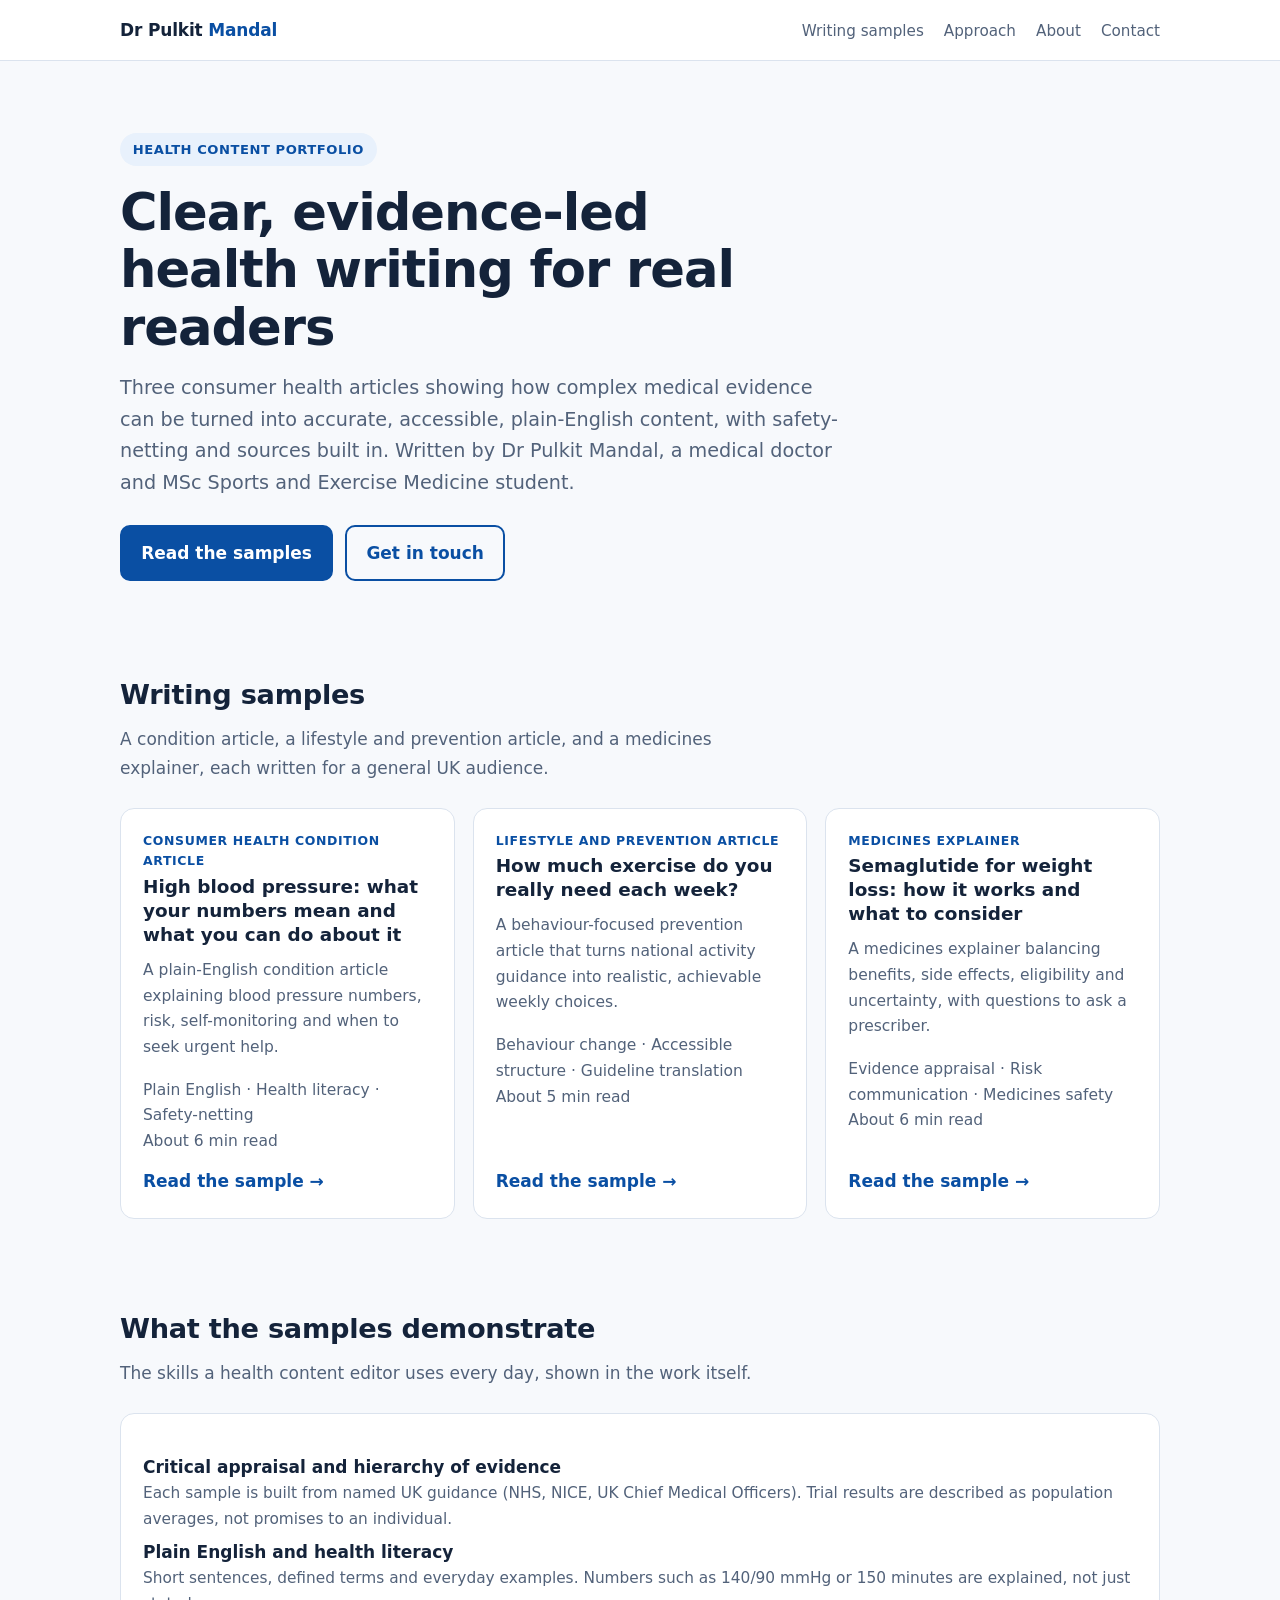
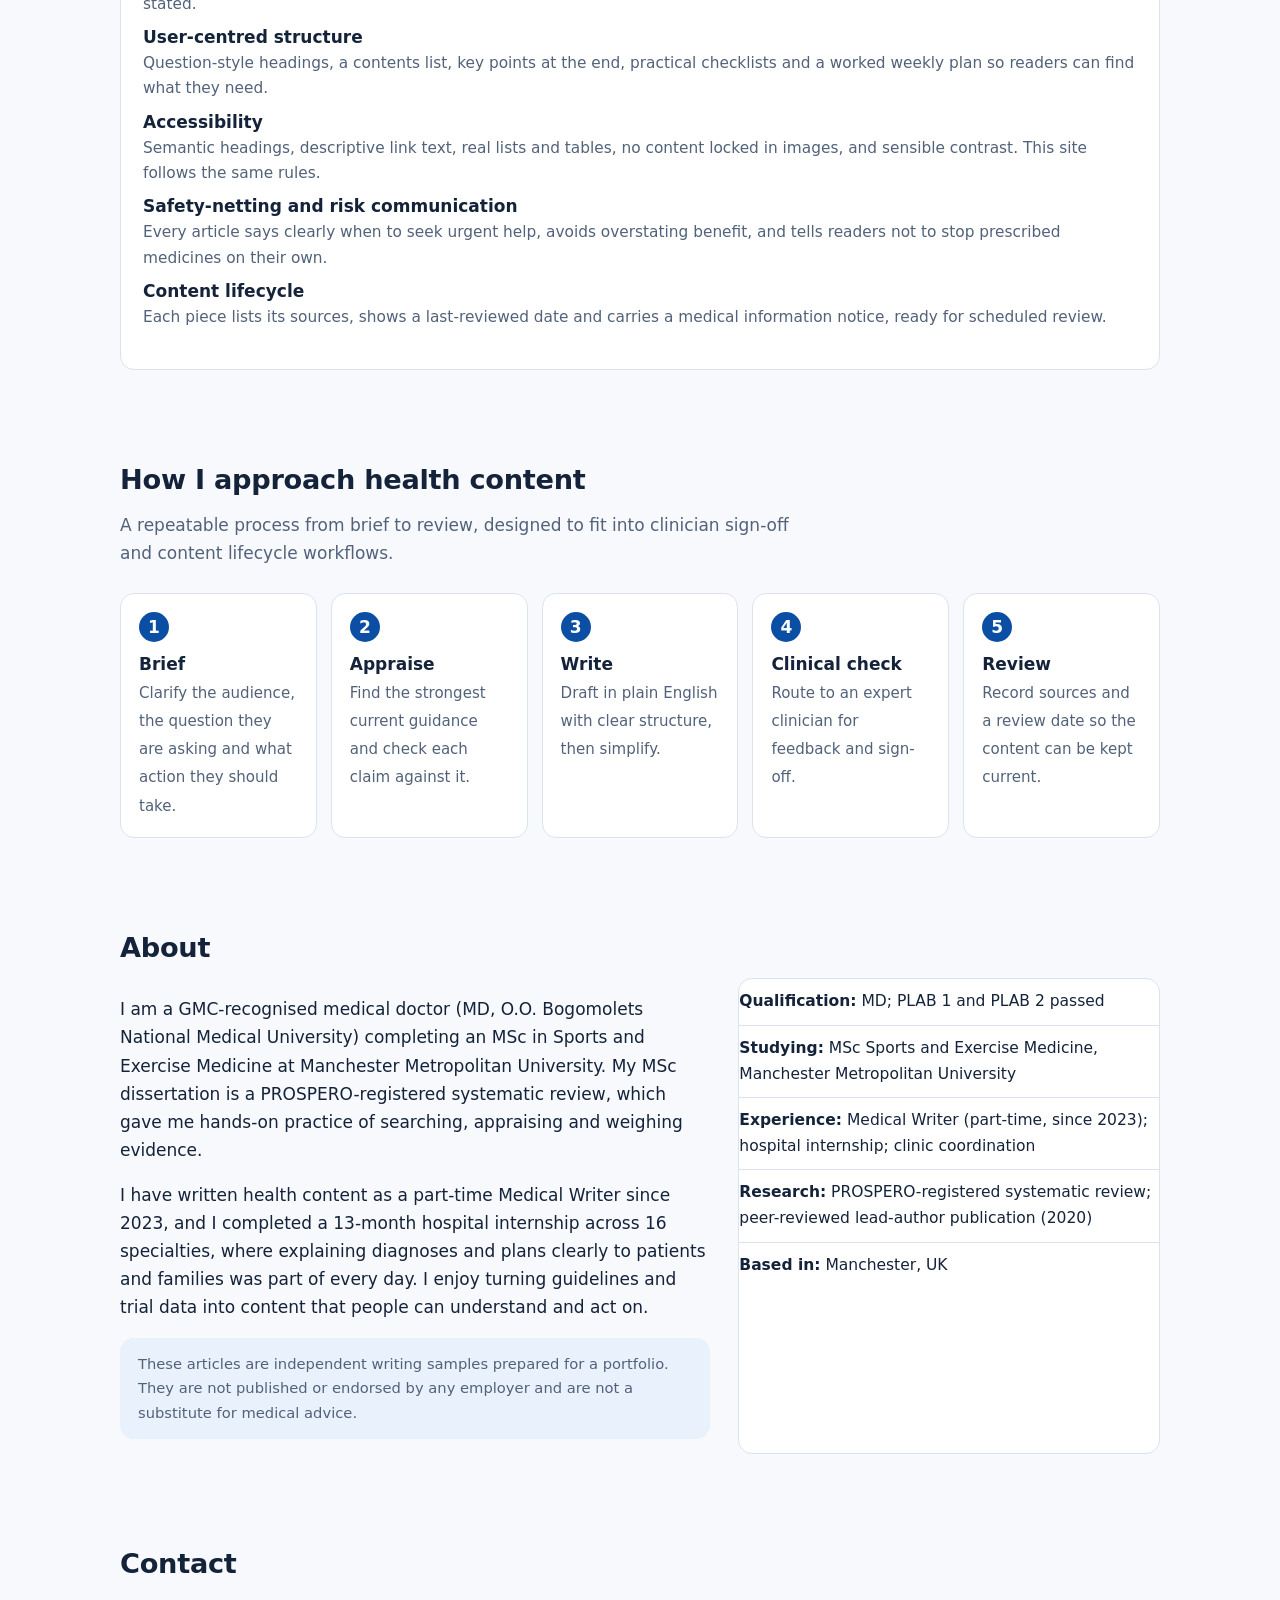
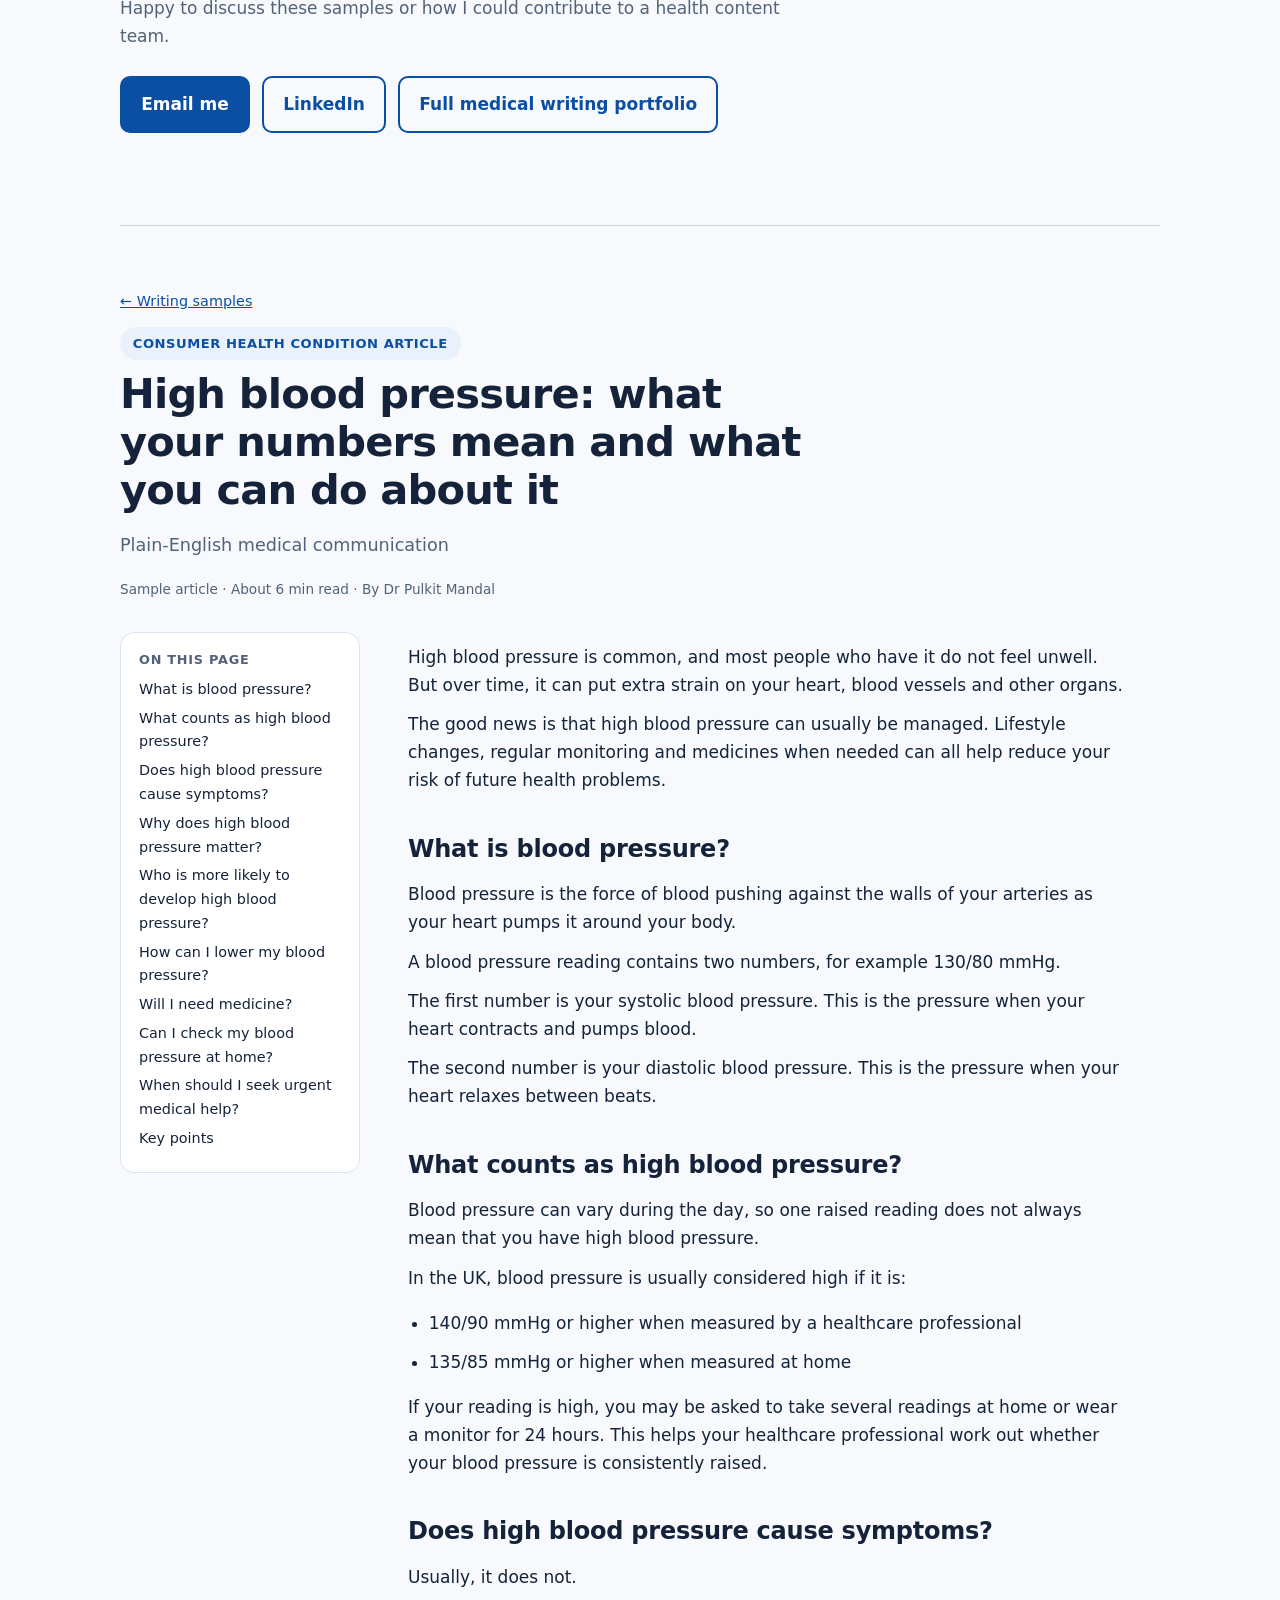
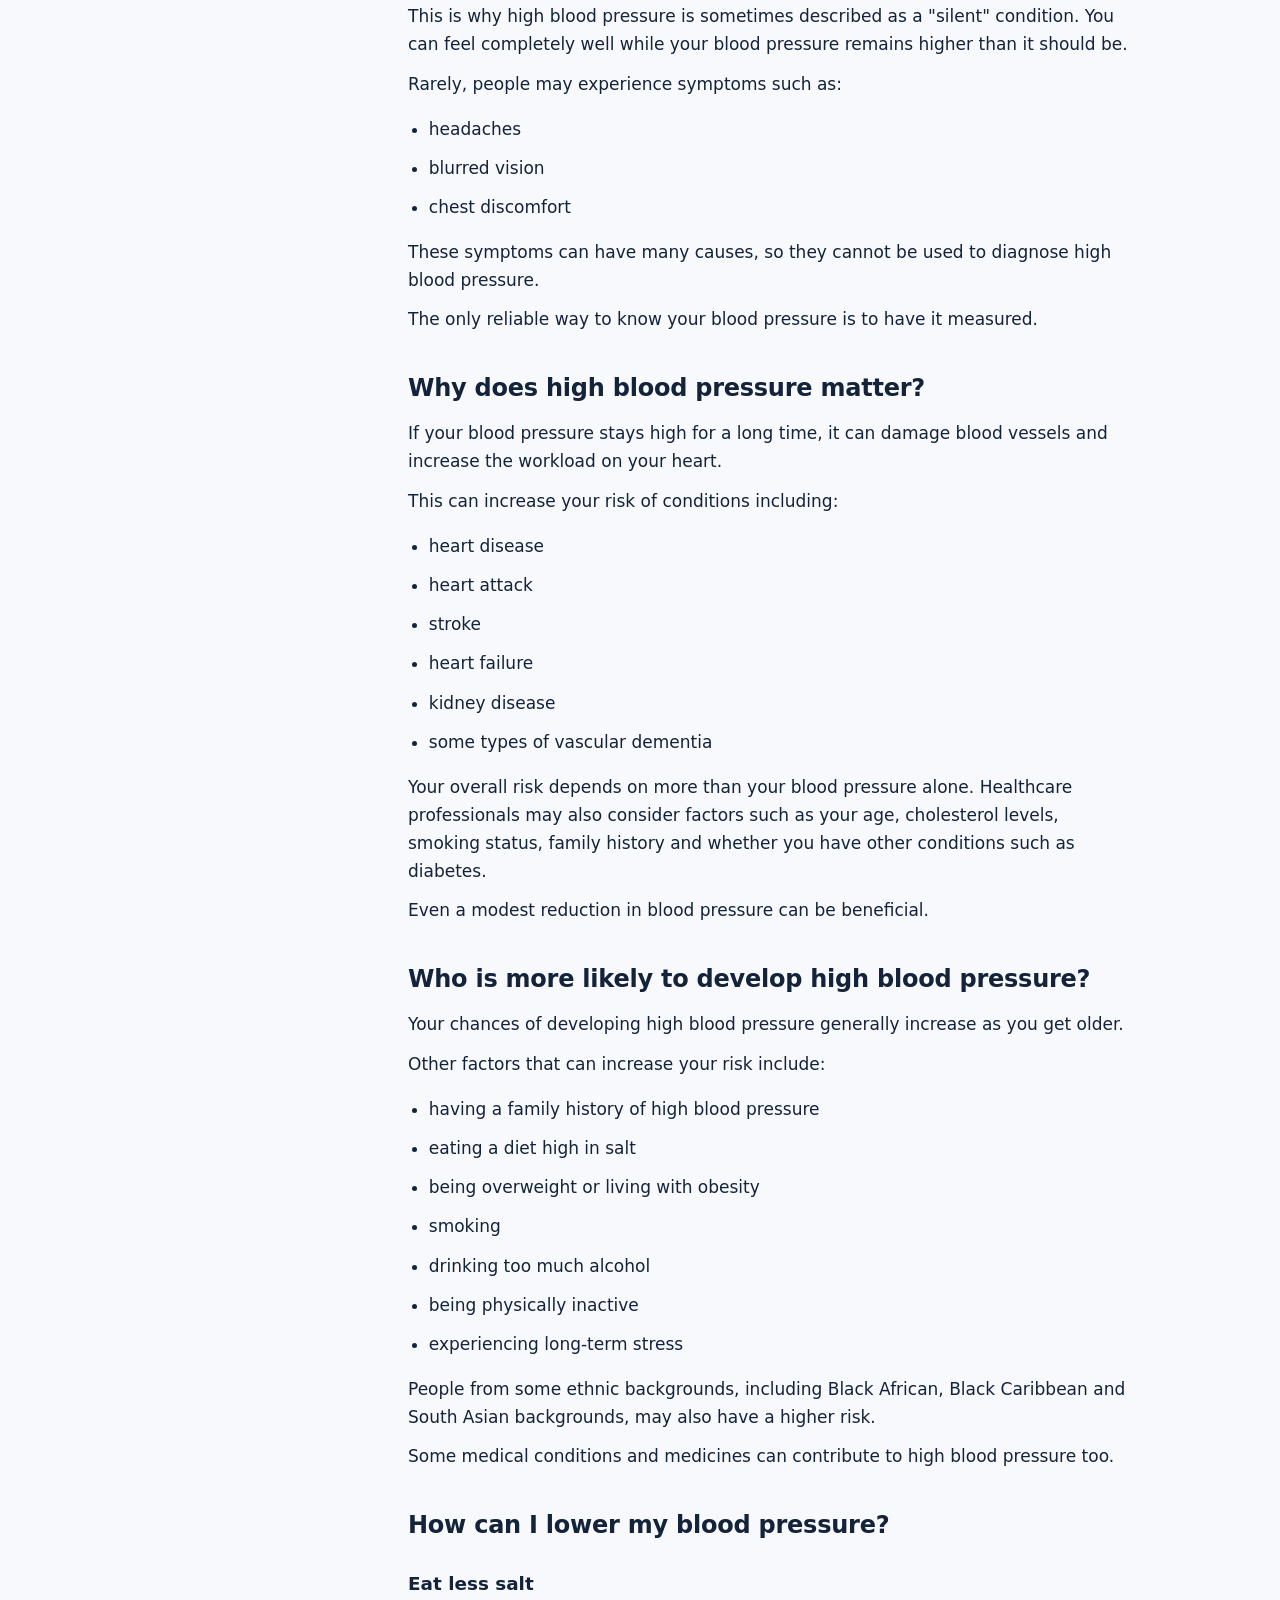
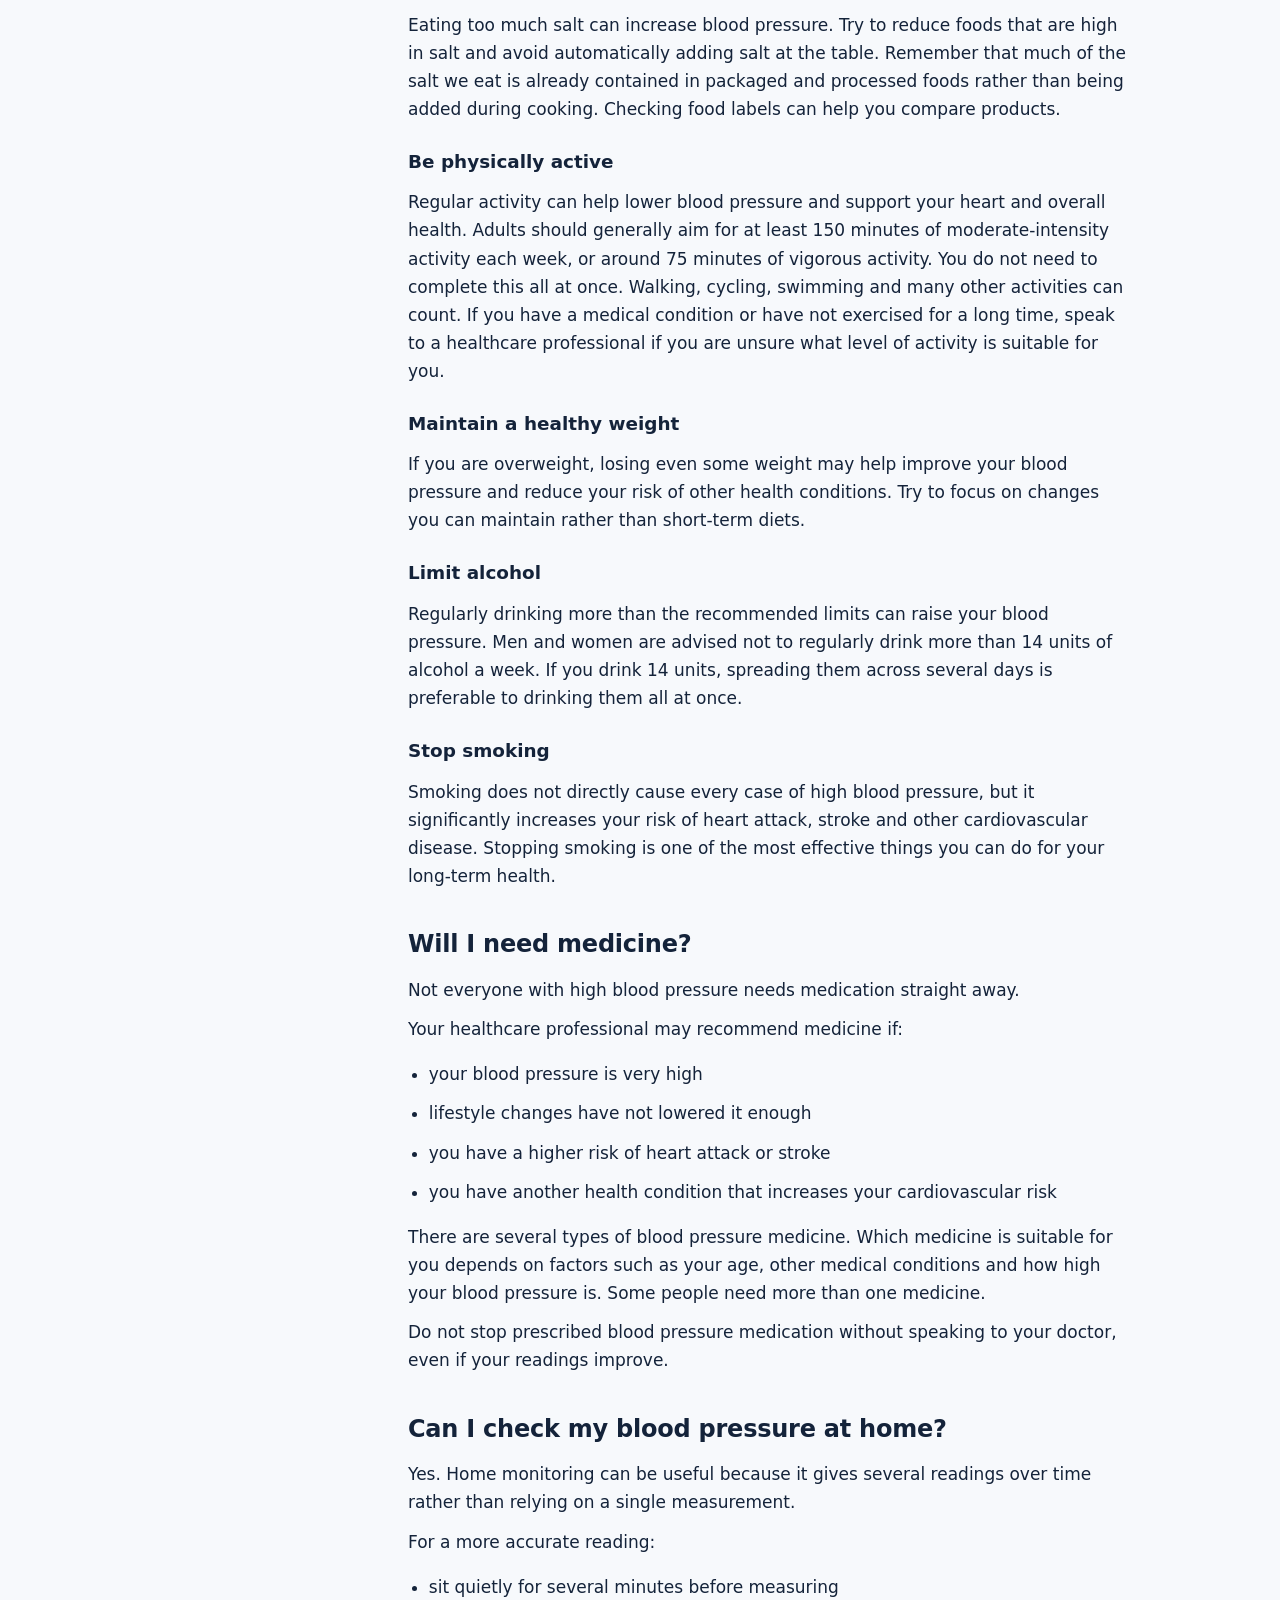
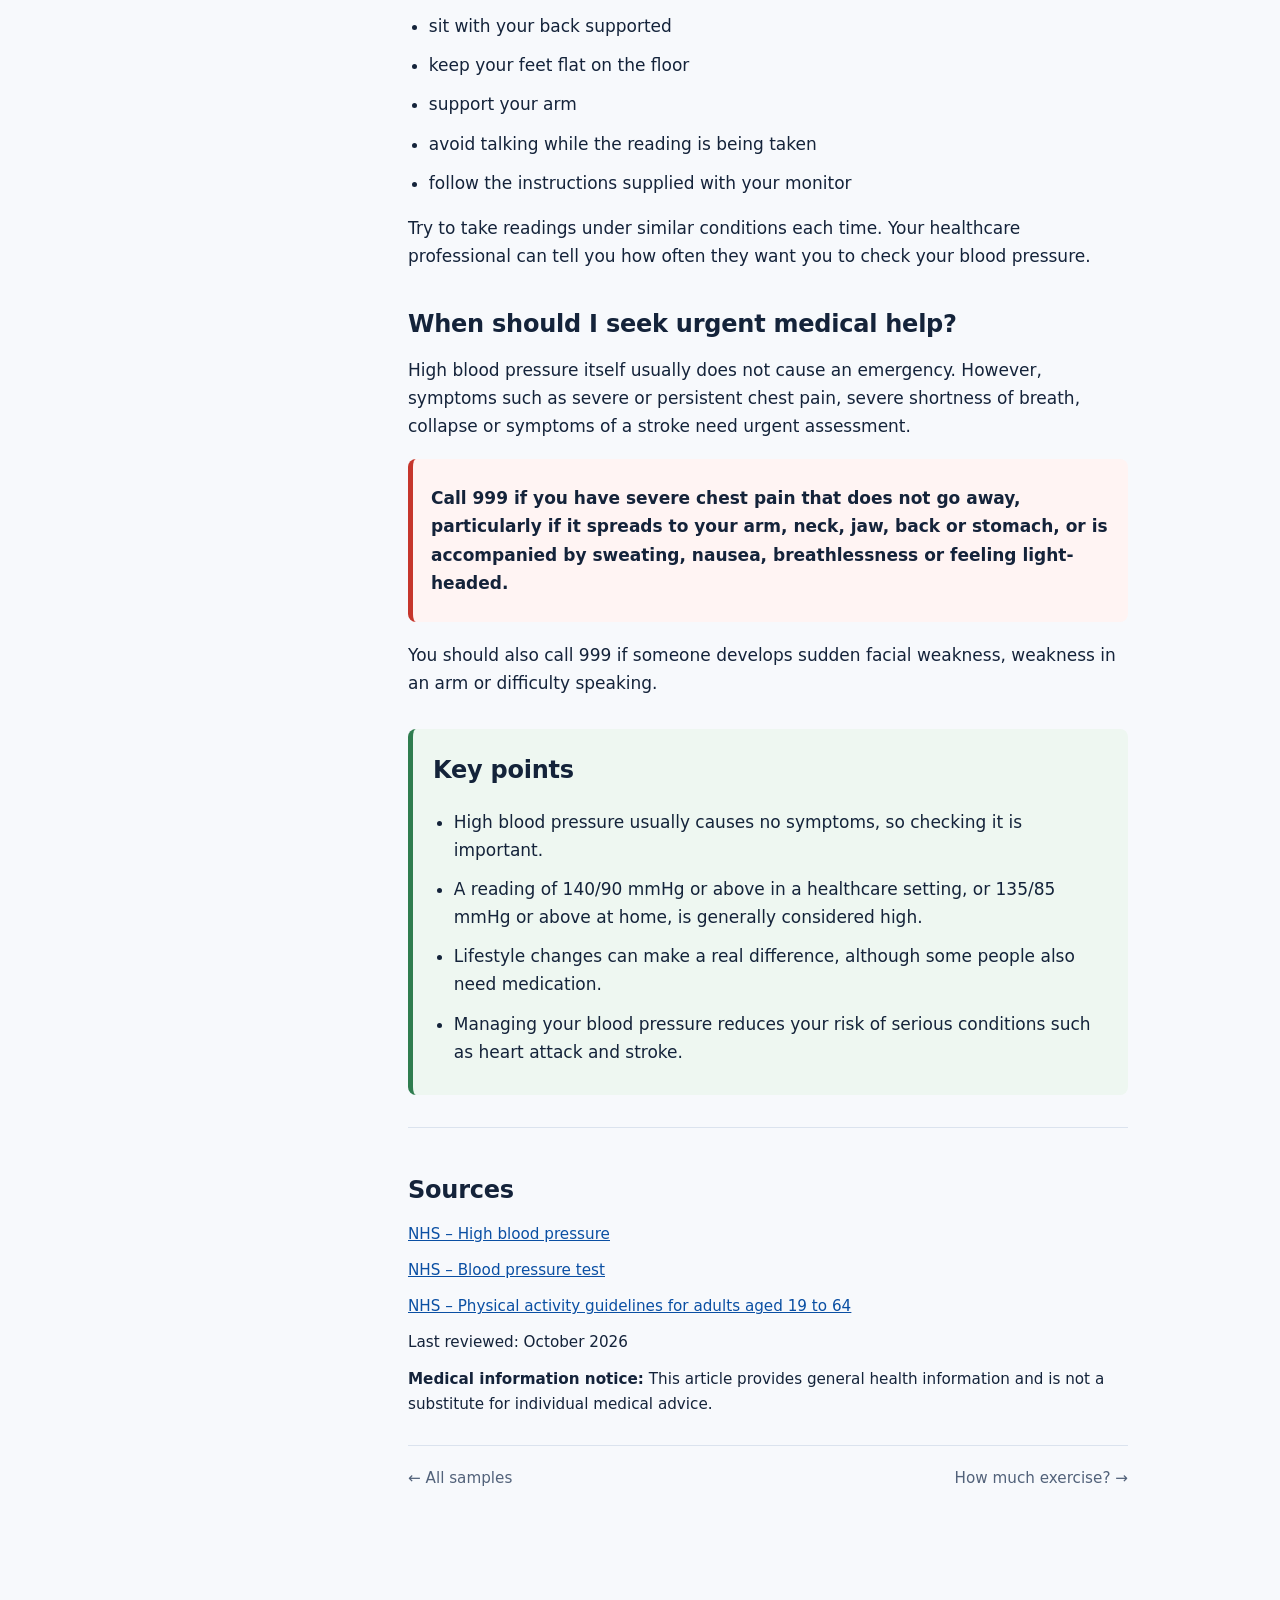
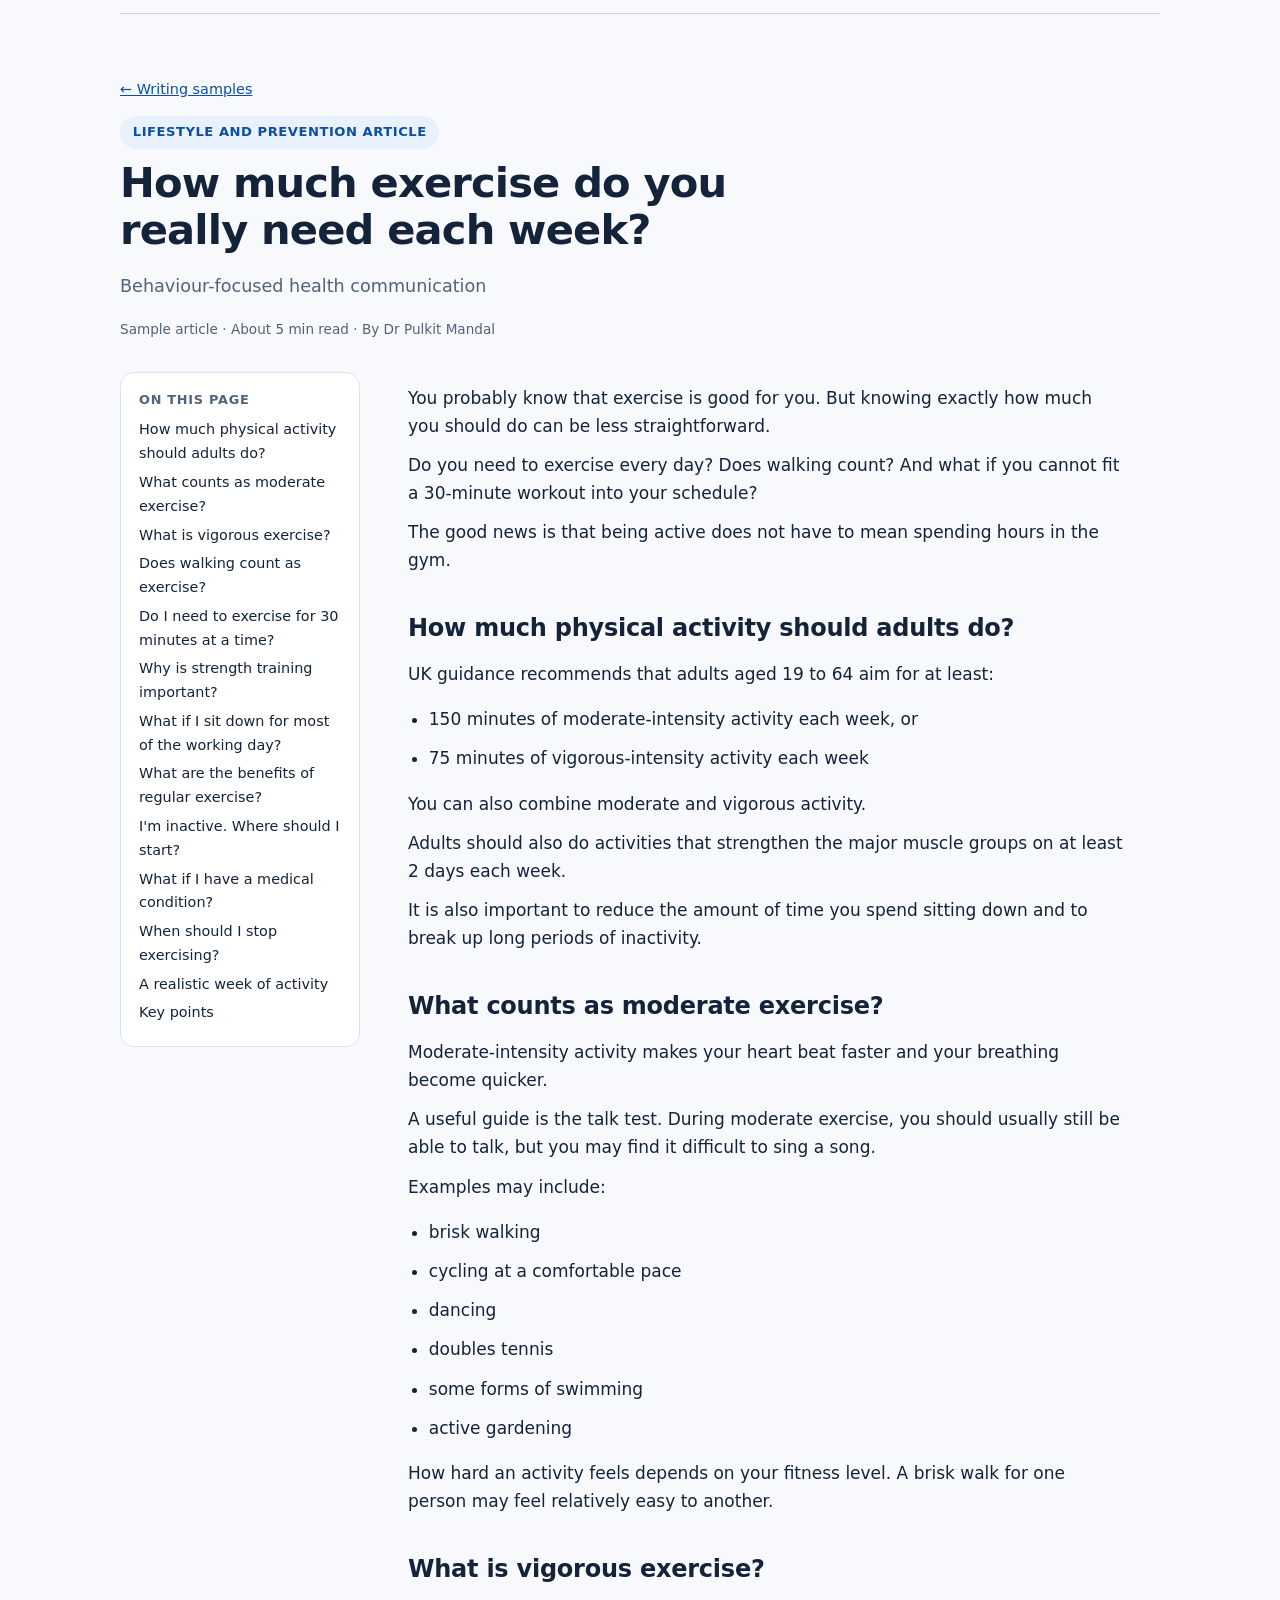
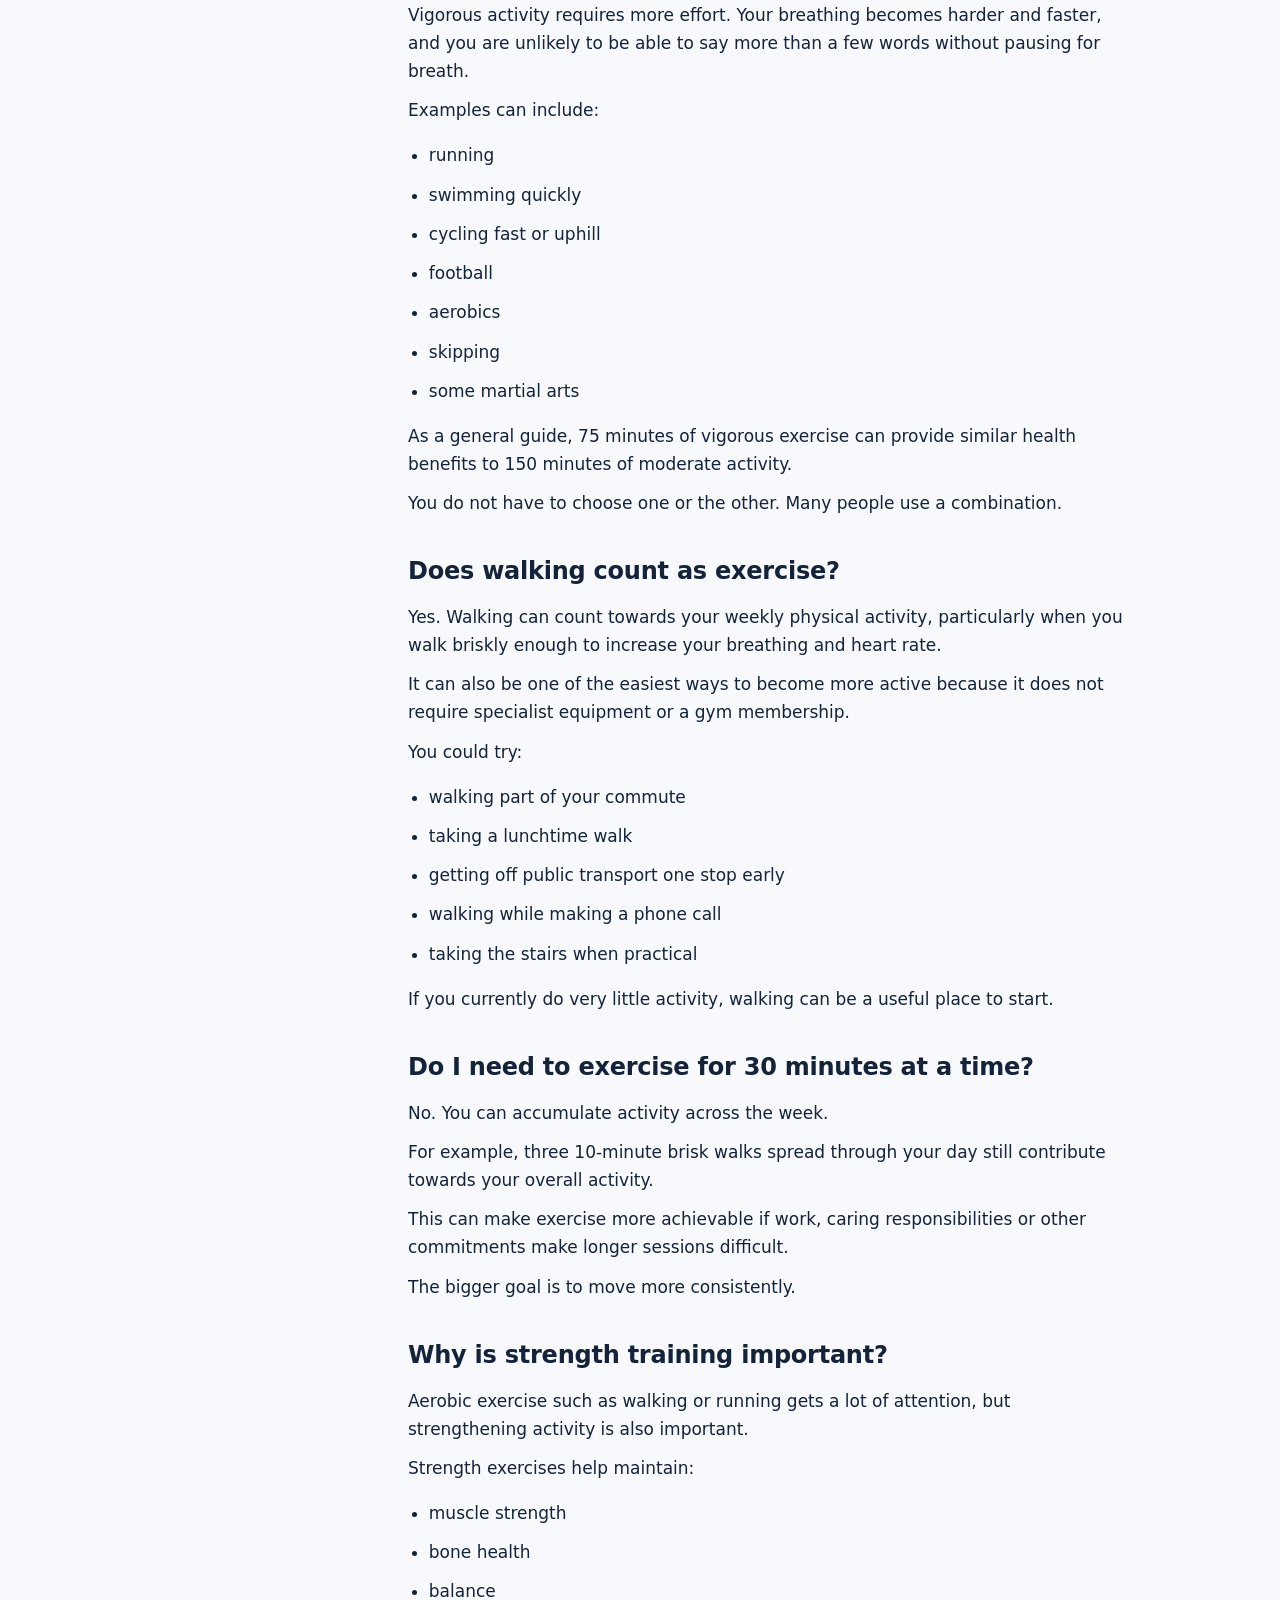
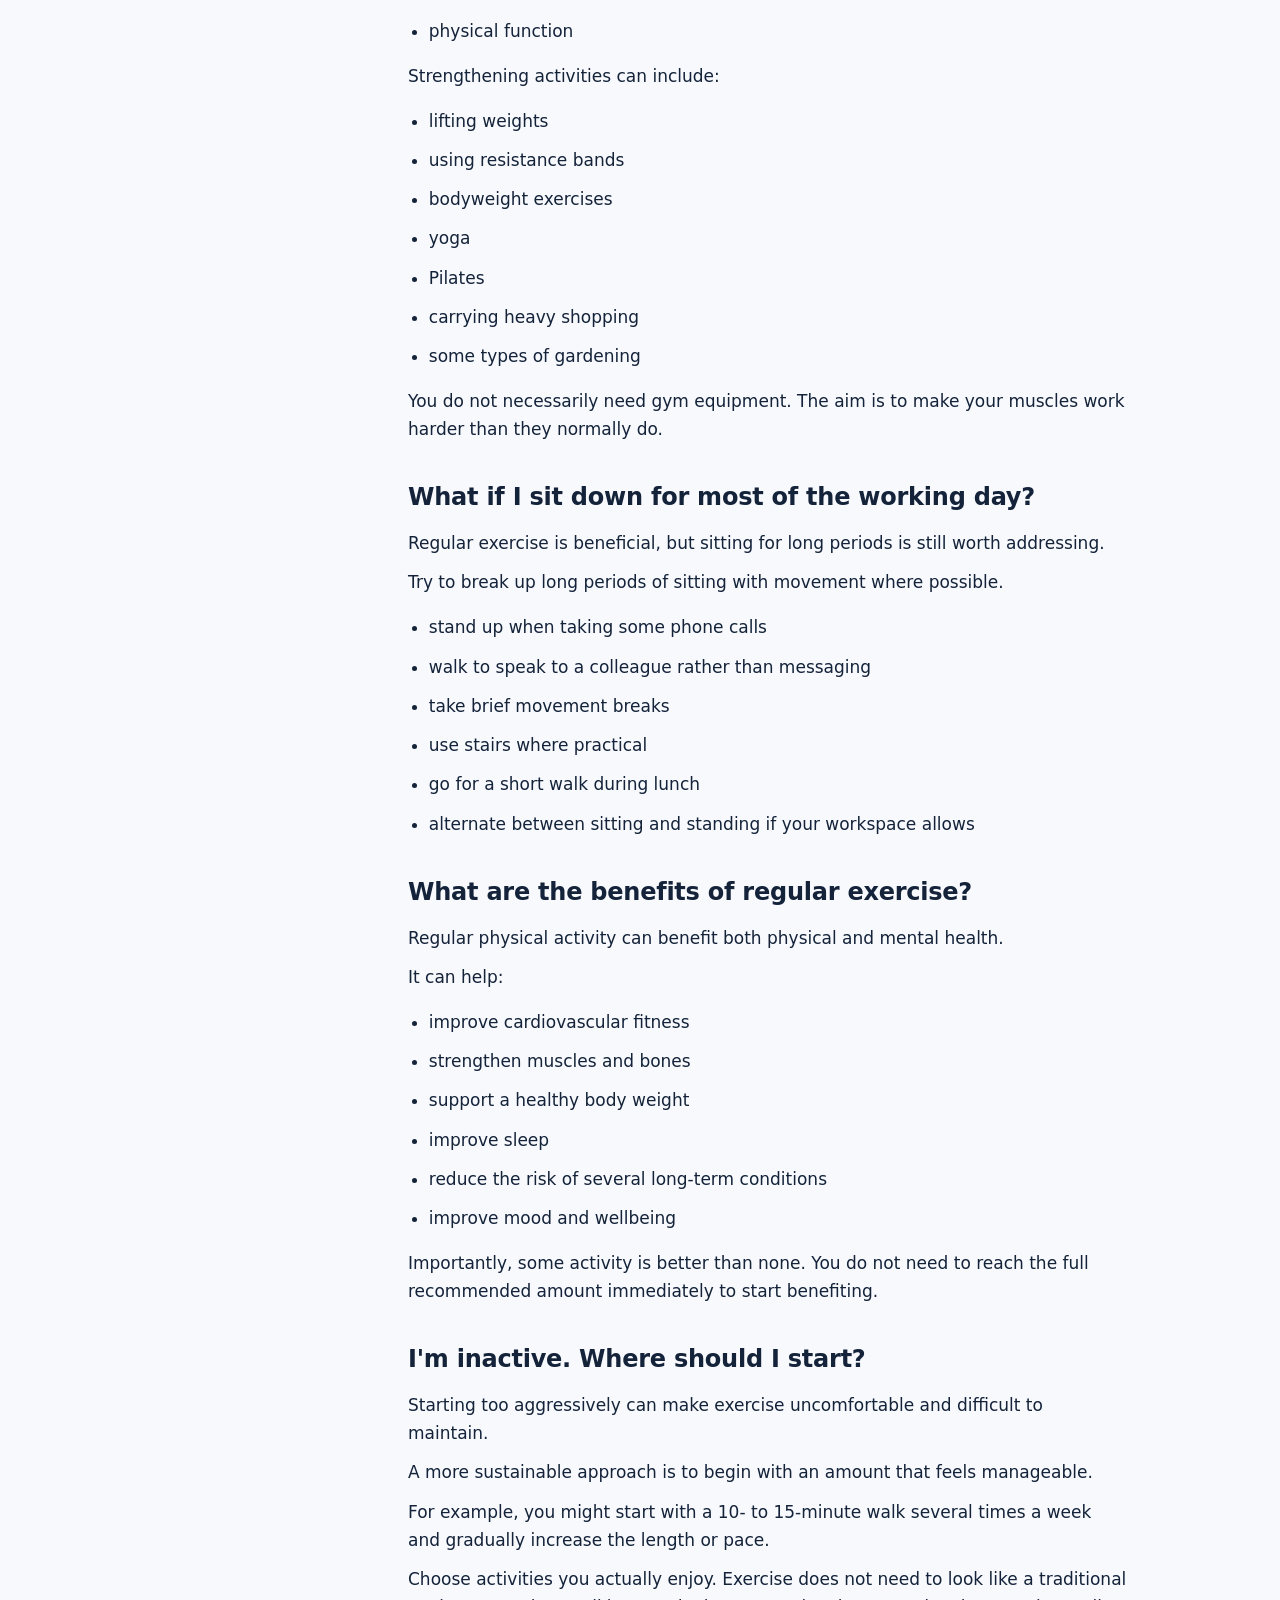
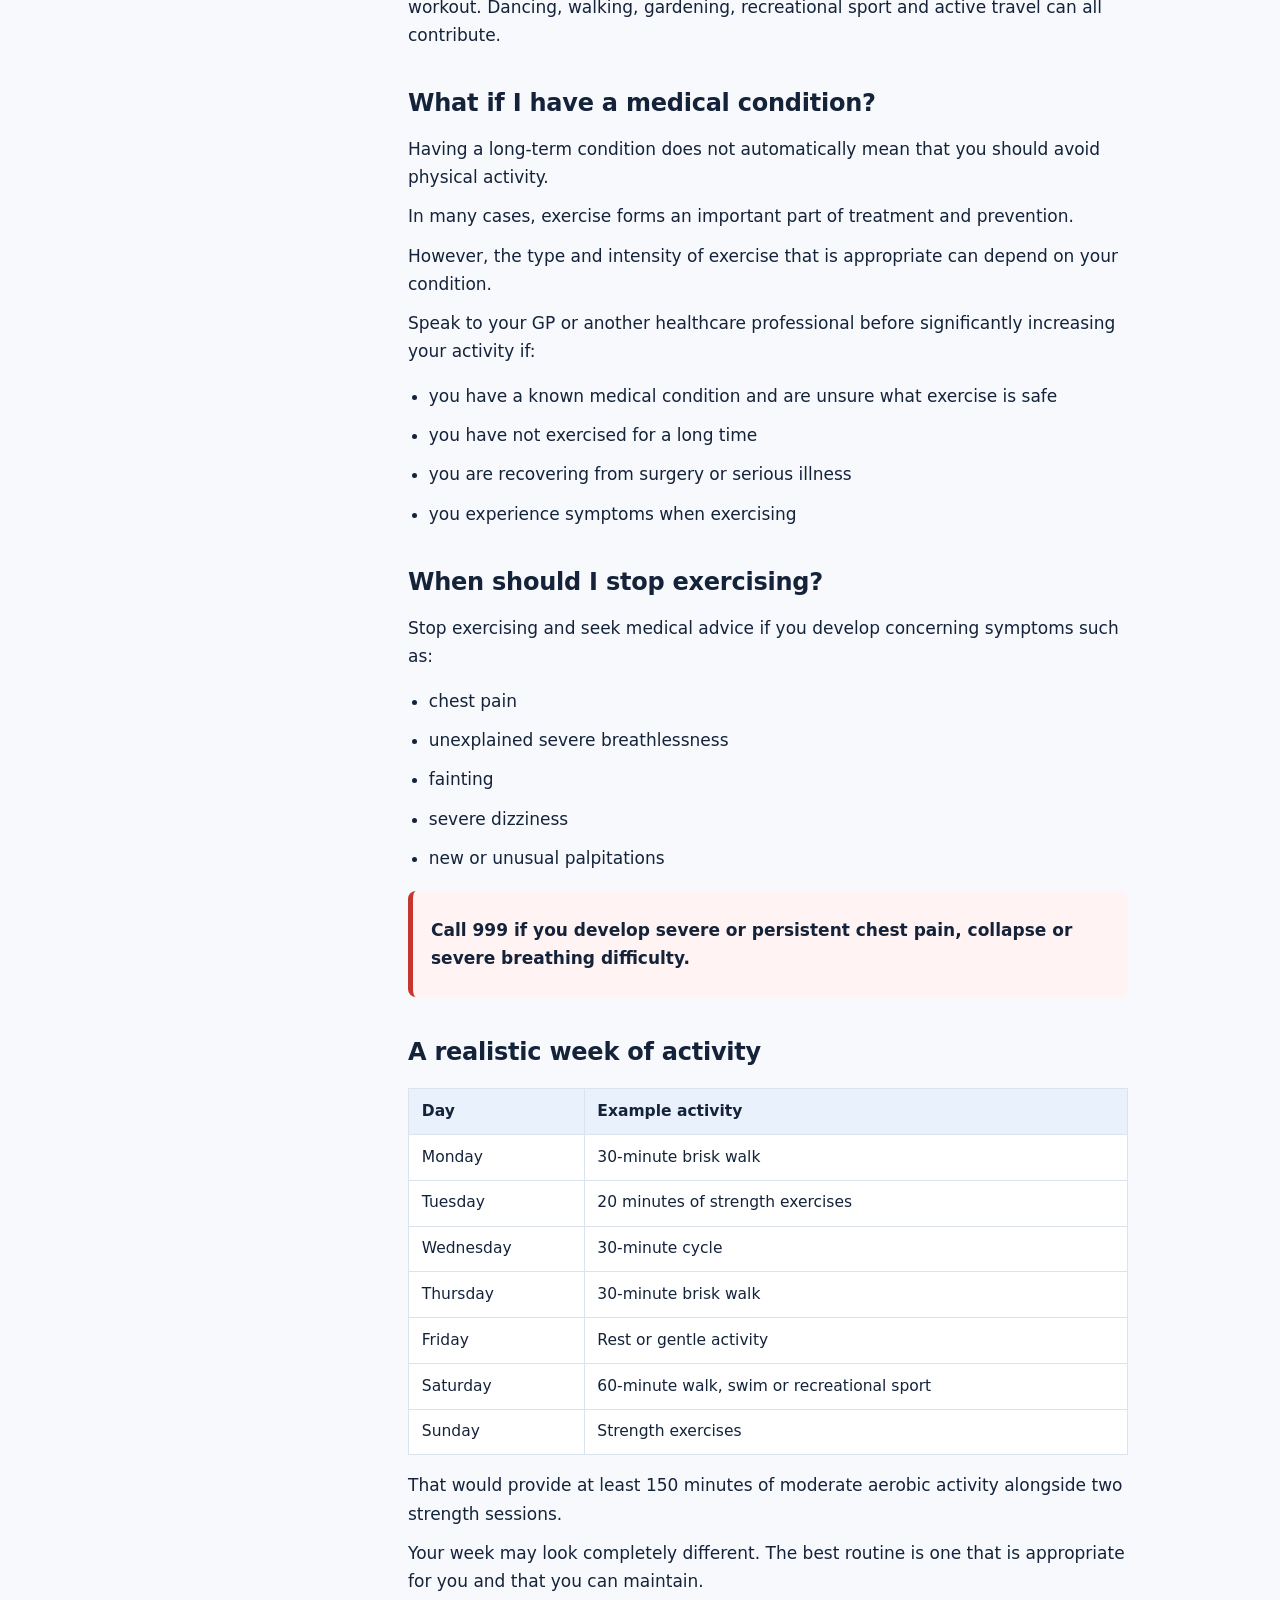
<file: index.html>
<!doctype html>
<html lang="en-GB">
<head>
<meta charset="utf-8">
<meta name="viewport" content="width=device-width,initial-scale=1">
<title>Dr Pulkit Mandal | Health Content Portfolio</title>
<meta name="description" content="Consumer health writing samples demonstrating plain-English medical communication, evidence appraisal and safety-netting.">
<meta name="author" content="Dr Pulkit Mandal">
<style>
:root{
  --bg:#f7f9fc; --surface:#ffffff; --ink:#14233a; --muted:#52627a; --line:#dbe3ee;
  --brand:#0a4fa3; --brand-ink:#ffffff; --accent:#e8f1fc; --warn-bg:#fff4f3; --warn-line:#c6362c; --key-bg:#eef7f1; --key-line:#2f7d4f;
  --radius:14px; --max:1080px; --read:720px;
}
@media (prefers-color-scheme:dark){
  :root:not([data-theme="light"]){
    --bg:#0e1522; --surface:#152033; --ink:#e8eef8; --muted:#a6b4c9; --line:#273650;
    --brand:#7db3ff; --brand-ink:#0b1a2e; --accent:#162a47; --warn-bg:#2a1a1b; --warn-line:#ff7a70; --key-bg:#12281d; --key-line:#5fcf8a;
  }
}
*{box-sizing:border-box}
html{scroll-behavior:smooth}
body{margin:0;background:var(--bg);color:var(--ink);font:17px/1.65 system-ui,-apple-system,"Segoe UI",Roboto,Helvetica,Arial,sans-serif;-webkit-font-smoothing:antialiased}
a{color:var(--brand)}
a:focus-visible,button:focus-visible{outline:3px solid var(--brand);outline-offset:3px;border-radius:4px}
.skip{position:absolute;left:-999px;top:0;background:var(--brand);color:var(--brand-ink);padding:.6rem 1rem;z-index:99}
.skip:focus{left:8px;top:8px}
.wrap{max-width:var(--max);margin:0 auto;padding:0 20px}
header.site{background:var(--surface);border-bottom:1px solid var(--line);position:sticky;top:0;z-index:20}
header.site .wrap{display:flex;align-items:center;justify-content:space-between;gap:16px;min-height:60px;flex-wrap:wrap}
.brand{font-weight:700;text-decoration:none;color:var(--ink);letter-spacing:-.01em}
.brand span{color:var(--brand)}
nav ul{display:flex;gap:20px;list-style:none;margin:0;padding:0;flex-wrap:wrap}
nav a{text-decoration:none;color:var(--muted);font-size:.95rem;font-weight:500}
nav a:hover,nav a[aria-current]{color:var(--brand)}
.hero{padding:72px 0 48px}
.eyebrow{display:inline-block;background:var(--accent);color:var(--brand);font-weight:600;font-size:.82rem;letter-spacing:.04em;text-transform:uppercase;padding:.35rem .8rem;border-radius:99px}
.hero h1{font-size:clamp(2rem,5vw,3.2rem);line-height:1.12;margin:18px 0 16px;letter-spacing:-.02em;max-width:18ch}
.hero p.lead{font-size:1.2rem;color:var(--muted);max-width:60ch;margin:0 0 26px}
.btns{display:flex;gap:12px;flex-wrap:wrap}
.btn{display:inline-block;padding:.75rem 1.2rem;border-radius:10px;font-weight:600;text-decoration:none;border:2px solid var(--brand)}
.btn.primary{background:var(--brand);color:var(--brand-ink)}
.btn.ghost{color:var(--brand);background:transparent}
section{padding:44px 0}
section h2{font-size:1.7rem;letter-spacing:-.01em;margin:0 0 8px}
section .sub{color:var(--muted);margin:0 0 26px;max-width:62ch}
.grid{display:grid;gap:18px}
.grid.cols-3{grid-template-columns:repeat(auto-fit,minmax(260px,1fr))}
.card{background:var(--surface);border:1px solid var(--line);border-radius:var(--radius);padding:22px}
.card h3{margin:.2rem 0 .4rem;font-size:1.15rem;line-height:1.3}
.card p{margin:.3rem 0 .8rem;color:var(--muted);font-size:.97rem}
.tag{font-size:.78rem;font-weight:600;color:var(--brand);text-transform:uppercase;letter-spacing:.05em}
.meta{font-size:.85rem;color:var(--muted)}
.card a.more{font-weight:600;text-decoration:none}
.card a.more:hover{text-decoration:underline}
.sample-card{display:flex;flex-direction:column}
.sample-card .more{margin-top:auto}
.skills dt{font-weight:700;margin-top:6px}
.skills dd{margin:0 0 6px;color:var(--muted);font-size:.96rem}
.steps{counter-reset:s;list-style:none;margin:0;padding:0;display:grid;gap:14px;grid-template-columns:repeat(auto-fit,minmax(170px,1fr))}
.steps li{counter-increment:s;background:var(--surface);border:1px solid var(--line);border-radius:var(--radius);padding:18px}
.steps li::before{content:counter(s);display:inline-grid;place-items:center;width:30px;height:30px;border-radius:50%;background:var(--brand);color:var(--brand-ink);font-weight:700;margin-bottom:8px}
.steps b{display:block}
.steps span{color:var(--muted);font-size:.94rem}
.about{display:grid;gap:28px;grid-template-columns:1.4fr 1fr}
@media(max-width:800px){.about{grid-template-columns:1fr}}
.facts{list-style:none;padding:0;margin:0}
.facts li{padding:10px 0;border-bottom:1px solid var(--line);font-size:.97rem}
.facts li:last-child{border:0}
.notice{background:var(--accent);border-radius:var(--radius);padding:14px 18px;font-size:.92rem;color:var(--muted)}
footer.site{border-top:1px solid var(--line);padding:30px 0 50px;color:var(--muted);font-size:.9rem;margin-top:30px}

/* article pages */
.article-head{padding:48px 0 18px}
.crumbs{font-size:.9rem;margin-bottom:14px}
.article-head h1{font-size:clamp(1.8rem,4vw,2.6rem);line-height:1.15;letter-spacing:-.02em;margin:10px 0 12px;max-width:24ch}
.article-head .deck{font-size:1.1rem;color:var(--muted);max-width:60ch}
.layout{display:grid;grid-template-columns:240px minmax(0,var(--read));gap:48px;align-items:start;padding-bottom:30px}
@media(max-width:960px){.layout{grid-template-columns:1fr}.toc{position:static!important}}
.toc{position:sticky;top:86px;font-size:.9rem;background:var(--surface);border:1px solid var(--line);border-radius:var(--radius);padding:16px 18px}
.toc h2{font-size:.8rem;text-transform:uppercase;letter-spacing:.06em;color:var(--muted);margin:0 0 8px}
.toc ul{list-style:none;margin:0;padding:0}
.toc li{margin:5px 0}
.toc a{text-decoration:none;color:var(--ink)}
.toc a:hover{color:var(--brand)}
article.body h2{font-size:1.5rem;margin:2.2rem 0 .5rem;letter-spacing:-.01em;scroll-margin-top:90px}
article.body h3{font-size:1.15rem;margin:1.5rem 0 .3rem}
article.body p{margin:.7rem 0}
article.body ul,article.body ol{padding-left:1.3rem}
article.body li{margin:.3rem 0}
article.body table{border-collapse:collapse;width:100%;margin:1rem 0;font-size:.97rem;background:var(--surface)}
article.body th,article.body td{border:1px solid var(--line);padding:.6rem .8rem;text-align:left}
article.body th{background:var(--accent)}
.callout-urgent{background:var(--warn-bg);border-left:5px solid var(--warn-line);border-radius:8px;padding:14px 18px;margin:1.2rem 0}
.callout-urgent p{margin:.2rem 0}
.keypoints{background:var(--key-bg);border-left:5px solid var(--key-line);border-radius:8px;padding:6px 20px 12px;margin:2rem 0}
.keypoints h2{margin-top:1rem!important}
.sources{border-top:1px solid var(--line);margin-top:2rem;padding-top:.5rem;font-size:.95rem}
.pager{display:flex;justify-content:space-between;gap:12px;flex-wrap:wrap;border-top:1px solid var(--line);padding-top:20px;margin-top:28px}
@media print{
  header.site,.toc,.pager,footer.site,.skip{display:none!important}
  body{background:#fff;color:#000;font-size:12pt}
  .layout{display:block}
}

.article-section{border-top:1px solid rgba(127,127,127,.3);margin-top:3rem;padding-top:1rem}
[id]{scroll-margin-top:80px}
</style>
</head>
<body>
<a class="skip" href="#main">Skip to main content</a>
<header class="site"><div class="wrap">
  <a class="brand" href="#main">Dr Pulkit <span>Mandal</span></a>
  <nav aria-label="Main"><ul>
    <li><a href="#samples">Writing samples</a></li>
    <li><a href="#approach">Approach</a></li>
    <li><a href="#about">About</a></li>
    <li><a href="#contact">Contact</a></li>
  </ul></nav>
</div></header>
<main id="main">
<div class="wrap">
<section class="hero">
  <span class="eyebrow">Health content portfolio</span>
  <h1>Clear, evidence-led health writing for real readers</h1>
  <p class="lead">Three consumer health articles showing how complex medical evidence can be turned into accurate, accessible, plain-English content, with safety-netting and sources built in. Written by Dr Pulkit Mandal, a medical doctor and MSc Sports and Exercise Medicine student.</p>
  <div class="btns">
    <a class="btn primary" href="#samples">Read the samples</a>
    <a class="btn ghost" href="#contact">Get in touch</a>
  </div>
</section>

<section id="samples" aria-labelledby="h-samples">
  <h2 id="h-samples">Writing samples</h2>
  <p class="sub">A condition article, a lifestyle and prevention article, and a medicines explainer, each written for a general UK audience.</p>
  <div class="grid cols-3">
<article class="card sample-card">
  <span class="tag">Consumer health condition article</span>
  <h3>High blood pressure: what your numbers mean and what you can do about it</h3>
  <p>A plain-English condition article explaining blood pressure numbers, risk, self-monitoring and when to seek urgent help.</p>
  <p class="meta">Plain English &middot; Health literacy &middot; Safety-netting<br>About 6 min read</p>
  <a class="more" href="#high-blood-pressure" aria-label="Read sample: High blood pressure: what your numbers mean and what you can do about it">Read the sample &rarr;</a>
</article>
<article class="card sample-card">
  <span class="tag">Lifestyle and prevention article</span>
  <h3>How much exercise do you really need each week?</h3>
  <p>A behaviour-focused prevention article that turns national activity guidance into realistic, achievable weekly choices.</p>
  <p class="meta">Behaviour change &middot; Accessible structure &middot; Guideline translation<br>About 5 min read</p>
  <a class="more" href="#how-much-exercise" aria-label="Read sample: How much exercise do you really need each week?">Read the sample &rarr;</a>
</article>
<article class="card sample-card">
  <span class="tag">Medicines explainer</span>
  <h3>Semaglutide for weight loss: how it works and what to consider</h3>
  <p>A medicines explainer balancing benefits, side effects, eligibility and uncertainty, with questions to ask a prescriber.</p>
  <p class="meta">Evidence appraisal &middot; Risk communication &middot; Medicines safety<br>About 6 min read</p>
  <a class="more" href="#semaglutide-weight-loss" aria-label="Read sample: Semaglutide for weight loss: how it works and what to consider">Read the sample &rarr;</a>
</article>
  </div>
</section>

<section id="skills" aria-labelledby="h-skills">
  <h2 id="h-skills">What the samples demonstrate</h2>
  <p class="sub">The skills a health content editor uses every day, shown in the work itself.</p>
  <div class="card"><dl class="skills"><dt>Critical appraisal and hierarchy of evidence</dt><dd>Each sample is built from named UK guidance (NHS, NICE, UK Chief Medical Officers). Trial results are described as population averages, not promises to an individual.</dd><dt>Plain English and health literacy</dt><dd>Short sentences, defined terms and everyday examples. Numbers such as 140/90 mmHg or 150 minutes are explained, not just stated.</dd><dt>User-centred structure</dt><dd>Question-style headings, a contents list, key points at the end, practical checklists and a worked weekly plan so readers can find what they need.</dd><dt>Accessibility</dt><dd>Semantic headings, descriptive link text, real lists and tables, no content locked in images, and sensible contrast. This site follows the same rules.</dd><dt>Safety-netting and risk communication</dt><dd>Every article says clearly when to seek urgent help, avoids overstating benefit, and tells readers not to stop prescribed medicines on their own.</dd><dt>Content lifecycle</dt><dd>Each piece lists its sources, shows a last-reviewed date and carries a medical information notice, ready for scheduled review.</dd></dl></div>
</section>

<section id="approach" aria-labelledby="h-approach">
  <h2 id="h-approach">How I approach health content</h2>
  <p class="sub">A repeatable process from brief to review, designed to fit into clinician sign-off and content lifecycle workflows.</p>
  <ol class="steps"><li><b>Brief</b><span>Clarify the audience, the question they are asking and what action they should take.</span></li><li><b>Appraise</b><span>Find the strongest current guidance and check each claim against it.</span></li><li><b>Write</b><span>Draft in plain English with clear structure, then simplify.</span></li><li><b>Clinical check</b><span>Route to an expert clinician for feedback and sign-off.</span></li><li><b>Review</b><span>Record sources and a review date so the content can be kept current.</span></li></ol>
</section>

<section id="about" aria-labelledby="h-about">
  <h2 id="h-about">About</h2>
  <div class="about">
    <div>
      <p>I am a GMC-recognised medical doctor (MD, O.O. Bogomolets National Medical University) completing an MSc in Sports and Exercise Medicine at Manchester Metropolitan University. My MSc dissertation is a PROSPERO-registered systematic review, which gave me hands-on practice of searching, appraising and weighing evidence.</p>
      <p>I have written health content as a part-time Medical Writer since 2023, and I completed a 13-month hospital internship across 16 specialties, where explaining diagnoses and plans clearly to patients and families was part of every day. I enjoy turning guidelines and trial data into content that people can understand and act on.</p>
      <p class="notice">These articles are independent writing samples prepared for a portfolio. They are not published or endorsed by any employer and are not a substitute for medical advice.</p>
    </div>
    <ul class="facts card" aria-label="Quick facts">
      <li><b>Qualification:</b> MD; PLAB 1 and PLAB 2 passed</li>
      <li><b>Studying:</b> MSc Sports and Exercise Medicine, Manchester Metropolitan University</li>
      <li><b>Experience:</b> Medical Writer (part-time, since 2023); hospital internship; clinic coordination</li>
      <li><b>Research:</b> PROSPERO-registered systematic review; peer-reviewed lead-author publication (2020)</li>
      <li><b>Based in:</b> Manchester, UK</li>
    </ul>
  </div>
</section>

<section id="contact" aria-labelledby="h-contact">
  <h2 id="h-contact">Contact</h2>
  <p class="sub">Happy to discuss these samples or how I could contribute to a health content team.</p>
  <div class="btns">
    <a class="btn primary" href="mailto:ubipulkit@gmail.com">Email me</a>
    <a class="btn ghost" rel="noopener" href="https://www.linkedin.com/in/dr-pulkit-mandal-b4a585284">LinkedIn</a>
    <a class="btn ghost" rel="noopener" href="https://ubipulkit-web.github.io/MedWriting/">Full medical writing portfolio</a>
  </div>
</section>
<section class="article-section" id="high-blood-pressure">

<div class="article-head">
  <div class="crumbs"><a href="#samples">&larr; Writing samples</a></div>
  <span class="eyebrow">Consumer health condition article</span>
  <h1>High blood pressure: what your numbers mean and what you can do about it</h1>
  <p class="deck">Plain-English medical communication</p>
  <p class="meta">Sample article &middot; About 6 min read &middot; By Dr Pulkit Mandal</p>
</div>
<div class="layout">
  <aside class="toc" aria-label="On this page"><h2>On this page</h2><ul><li><a href="#high-blood-pressure--what-is-blood-pressure">What is blood pressure?</a></li><li><a href="#high-blood-pressure--what-counts-as-high-blood-pressure">What counts as high blood pressure?</a></li><li><a href="#high-blood-pressure--does-high-blood-pressure-cause-symptoms">Does high blood pressure cause symptoms?</a></li><li><a href="#high-blood-pressure--why-does-high-blood-pressure-matter">Why does high blood pressure matter?</a></li><li><a href="#high-blood-pressure--who-is-more-likely-to-develop-high-blood-pressure">Who is more likely to develop high blood pressure?</a></li><li><a href="#high-blood-pressure--how-can-i-lower-my-blood-pressure">How can I lower my blood pressure?</a></li><li><a href="#high-blood-pressure--will-i-need-medicine">Will I need medicine?</a></li><li><a href="#high-blood-pressure--can-i-check-my-blood-pressure-at-home">Can I check my blood pressure at home?</a></li><li><a href="#high-blood-pressure--when-should-i-seek-urgent-medical-help">When should I seek urgent medical help?</a></li><li><a href="#high-blood-pressure--key-points">Key points</a></li></ul></aside>
  <article class="body">
<p>High blood pressure is common, and most people who have it do not feel unwell. But over time, it can put extra strain on your heart, blood vessels and other organs.</p>
<p>The good news is that high blood pressure can usually be managed. Lifestyle changes, regular monitoring and medicines when needed can all help reduce your risk of future health problems.</p>
<h2 id="high-blood-pressure--what-is-blood-pressure">What is blood pressure?</h2>
<p>Blood pressure is the force of blood pushing against the walls of your arteries as your heart pumps it around your body.</p>
<p>A blood pressure reading contains two numbers, for example 130/80 mmHg.</p>
<p>The first number is your systolic blood pressure. This is the pressure when your heart contracts and pumps blood.</p>
<p>The second number is your diastolic blood pressure. This is the pressure when your heart relaxes between beats.</p>
<h2 id="high-blood-pressure--what-counts-as-high-blood-pressure">What counts as high blood pressure?</h2>
<p>Blood pressure can vary during the day, so one raised reading does not always mean that you have high blood pressure.</p>
<p>In the UK, blood pressure is usually considered high if it is:</p>
<ul>
<li>
<p>140/90 mmHg or higher when measured by a healthcare professional</p>
</li>
<li>
<p>135/85 mmHg or higher when measured at home</p>
</li>
</ul>
<p>If your reading is high, you may be asked to take several readings at home or wear a monitor for 24 hours. This helps your healthcare professional work out whether your blood pressure is consistently raised.</p>
<h2 id="high-blood-pressure--does-high-blood-pressure-cause-symptoms">Does high blood pressure cause symptoms?</h2>
<p>Usually, it does not.</p>
<p>This is why high blood pressure is sometimes described as a "silent" condition. You can feel completely well while your blood pressure remains higher than it should be.</p>
<p>Rarely, people may experience symptoms such as:</p>
<ul>
<li>
<p>headaches</p>
</li>
<li>
<p>blurred vision</p>
</li>
<li>
<p>chest discomfort</p>
</li>
</ul>
<p>These symptoms can have many causes, so they cannot be used to diagnose high blood pressure.</p>
<p>The only reliable way to know your blood pressure is to have it measured.</p>
<h2 id="high-blood-pressure--why-does-high-blood-pressure-matter">Why does high blood pressure matter?</h2>
<p>If your blood pressure stays high for a long time, it can damage blood vessels and increase the workload on your heart.</p>
<p>This can increase your risk of conditions including:</p>
<ul>
<li>
<p>heart disease</p>
</li>
<li>
<p>heart attack</p>
</li>
<li>
<p>stroke</p>
</li>
<li>
<p>heart failure</p>
</li>
<li>
<p>kidney disease</p>
</li>
<li>
<p>some types of vascular dementia</p>
</li>
</ul>
<p>Your overall risk depends on more than your blood pressure alone. Healthcare professionals may also consider factors such as your age, cholesterol levels, smoking status, family history and whether you have other conditions such as diabetes.</p>
<p>Even a modest reduction in blood pressure can be beneficial.</p>
<h2 id="high-blood-pressure--who-is-more-likely-to-develop-high-blood-pressure">Who is more likely to develop high blood pressure?</h2>
<p>Your chances of developing high blood pressure generally increase as you get older.</p>
<p>Other factors that can increase your risk include:</p>
<ul>
<li>
<p>having a family history of high blood pressure</p>
</li>
<li>
<p>eating a diet high in salt</p>
</li>
<li>
<p>being overweight or living with obesity</p>
</li>
<li>
<p>smoking</p>
</li>
<li>
<p>drinking too much alcohol</p>
</li>
<li>
<p>being physically inactive</p>
</li>
<li>
<p>experiencing long-term stress</p>
</li>
</ul>
<p>People from some ethnic backgrounds, including Black African, Black Caribbean and South Asian backgrounds, may also have a higher risk.</p>
<p>Some medical conditions and medicines can contribute to high blood pressure too.</p>
<h2 id="high-blood-pressure--how-can-i-lower-my-blood-pressure">How can I lower my blood pressure?</h2>
<h3 id="high-blood-pressure--eat-less-salt">Eat less salt</h3>
<p>Eating too much salt can increase blood pressure. Try to reduce foods that are high in salt and avoid automatically adding salt at the table. Remember that much of the salt we eat is already contained in packaged and processed foods rather than being added during cooking. Checking food labels can help you compare products.</p>
<h3 id="high-blood-pressure--be-physically-active">Be physically active</h3>
<p>Regular activity can help lower blood pressure and support your heart and overall health. Adults should generally aim for at least 150 minutes of moderate-intensity activity each week, or around 75 minutes of vigorous activity. You do not need to complete this all at once. Walking, cycling, swimming and many other activities can count. If you have a medical condition or have not exercised for a long time, speak to a healthcare professional if you are unsure what level of activity is suitable for you.</p>
<h3 id="high-blood-pressure--maintain-a-healthy-weight">Maintain a healthy weight</h3>
<p>If you are overweight, losing even some weight may help improve your blood pressure and reduce your risk of other health conditions. Try to focus on changes you can maintain rather than short-term diets.</p>
<h3 id="high-blood-pressure--limit-alcohol">Limit alcohol</h3>
<p>Regularly drinking more than the recommended limits can raise your blood pressure. Men and women are advised not to regularly drink more than 14 units of alcohol a week. If you drink 14 units, spreading them across several days is preferable to drinking them all at once.</p>
<h3 id="high-blood-pressure--stop-smoking">Stop smoking</h3>
<p>Smoking does not directly cause every case of high blood pressure, but it significantly increases your risk of heart attack, stroke and other cardiovascular disease. Stopping smoking is one of the most effective things you can do for your long-term health.</p>
<h2 id="high-blood-pressure--will-i-need-medicine">Will I need medicine?</h2>
<p>Not everyone with high blood pressure needs medication straight away.</p>
<p>Your healthcare professional may recommend medicine if:</p>
<ul>
<li>
<p>your blood pressure is very high</p>
</li>
<li>
<p>lifestyle changes have not lowered it enough</p>
</li>
<li>
<p>you have a higher risk of heart attack or stroke</p>
</li>
<li>
<p>you have another health condition that increases your cardiovascular risk</p>
</li>
</ul>
<p>There are several types of blood pressure medicine. Which medicine is suitable for you depends on factors such as your age, other medical conditions and how high your blood pressure is. Some people need more than one medicine.</p>
<p>Do not stop prescribed blood pressure medication without speaking to your doctor, even if your readings improve.</p>
<h2 id="high-blood-pressure--can-i-check-my-blood-pressure-at-home">Can I check my blood pressure at home?</h2>
<p>Yes. Home monitoring can be useful because it gives several readings over time rather than relying on a single measurement.</p>
<p>For a more accurate reading:</p>
<ul>
<li>
<p>sit quietly for several minutes before measuring</p>
</li>
<li>
<p>sit with your back supported</p>
</li>
<li>
<p>keep your feet flat on the floor</p>
</li>
<li>
<p>support your arm</p>
</li>
<li>
<p>avoid talking while the reading is being taken</p>
</li>
<li>
<p>follow the instructions supplied with your monitor</p>
</li>
</ul>
<p>Try to take readings under similar conditions each time. Your healthcare professional can tell you how often they want you to check your blood pressure.</p>
<h2 id="high-blood-pressure--when-should-i-seek-urgent-medical-help">When should I seek urgent medical help?</h2>
<p>High blood pressure itself usually does not cause an emergency. However, symptoms such as severe or persistent chest pain, severe shortness of breath, collapse or symptoms of a stroke need urgent assessment.</p>
<div class="callout-urgent" role="note"><p><strong>Call 999 if you have severe chest pain that does not go away, particularly if it spreads to your arm, neck, jaw, back or stomach, or is accompanied by sweating, nausea, breathlessness or feeling light-headed.</strong></p></div>
<p>You should also call 999 if someone develops sudden facial weakness, weakness in an arm or difficulty speaking.</p>
<div class="keypoints"><h2 id="high-blood-pressure--key-points">Key points</h2>
<ul>
<li>
<p>High blood pressure usually causes no symptoms, so checking it is important.</p>
</li>
<li>
<p>A reading of 140/90 mmHg or above in a healthcare setting, or 135/85 mmHg or above at home, is generally considered high.</p>
</li>
<li>
<p>Lifestyle changes can make a real difference, although some people also need medication.</p>
</li>
<li>
<p>Managing your blood pressure reduces your risk of serious conditions such as heart attack and stroke.</p>
</li>
</ul>
</div><div class="sources"><h2 id="high-blood-pressure--sources">Sources</h2>
<p><a rel="noopener" href="https://www.nhs.uk/conditions/high-blood-pressure-hypertension/"><u>NHS – High blood pressure</u></a></p>
<p><a rel="noopener" href="https://www.nhs.uk/conditions/blood-pressure-test/"><u>NHS – Blood pressure test</u></a></p>
<p><a rel="noopener" href="https://www.nhs.uk/live-well/exercise/physical-activity-guidelines-for-adults-aged-19-to-64/"><u>NHS – Physical activity guidelines for adults aged 19 to 64</u></a></p>
<p>Last reviewed: October 2026</p>
<p><strong>Medical information notice:</strong> This article provides general health information and is not a substitute for individual medical advice.</p></div>
<nav class="pager" aria-label="More samples"><a href="#samples">&larr; All samples</a><a href="#how-much-exercise">How much exercise? &rarr;</a></nav>
  </article>
</div>

</section>
<section class="article-section" id="how-much-exercise">

<div class="article-head">
  <div class="crumbs"><a href="#samples">&larr; Writing samples</a></div>
  <span class="eyebrow">Lifestyle and prevention article</span>
  <h1>How much exercise do you really need each week?</h1>
  <p class="deck">Behaviour-focused health communication</p>
  <p class="meta">Sample article &middot; About 5 min read &middot; By Dr Pulkit Mandal</p>
</div>
<div class="layout">
  <aside class="toc" aria-label="On this page"><h2>On this page</h2><ul><li><a href="#how-much-exercise--how-much-physical-activity-should-adults-do">How much physical activity should adults do?</a></li><li><a href="#how-much-exercise--what-counts-as-moderate-exercise">What counts as moderate exercise?</a></li><li><a href="#how-much-exercise--what-is-vigorous-exercise">What is vigorous exercise?</a></li><li><a href="#how-much-exercise--does-walking-count-as-exercise">Does walking count as exercise?</a></li><li><a href="#how-much-exercise--do-i-need-to-exercise-for-30-minutes-at-a-time">Do I need to exercise for 30 minutes at a time?</a></li><li><a href="#how-much-exercise--why-is-strength-training-important">Why is strength training important?</a></li><li><a href="#how-much-exercise--what-if-i-sit-down-for-most-of-the-working-day">What if I sit down for most of the working day?</a></li><li><a href="#how-much-exercise--what-are-the-benefits-of-regular-exercise">What are the benefits of regular exercise?</a></li><li><a href="#how-much-exercise--im-inactive-where-should-i-start">I&#x27;m inactive. Where should I start?</a></li><li><a href="#how-much-exercise--what-if-i-have-a-medical-condition">What if I have a medical condition?</a></li><li><a href="#how-much-exercise--when-should-i-stop-exercising">When should I stop exercising?</a></li><li><a href="#how-much-exercise--a-realistic-week-of-activity">A realistic week of activity</a></li><li><a href="#how-much-exercise--key-points">Key points</a></li></ul></aside>
  <article class="body">
<p>You probably know that exercise is good for you. But knowing exactly how much you should do can be less straightforward.</p>
<p>Do you need to exercise every day? Does walking count? And what if you cannot fit a 30-minute workout into your schedule?</p>
<p>The good news is that being active does not have to mean spending hours in the gym.</p>
<h2 id="how-much-exercise--how-much-physical-activity-should-adults-do">How much physical activity should adults do?</h2>
<p>UK guidance recommends that adults aged 19 to 64 aim for at least:</p>
<ul>
<li>
<p>150 minutes of moderate-intensity activity each week, or</p>
</li>
<li>
<p>75 minutes of vigorous-intensity activity each week</p>
</li>
</ul>
<p>You can also combine moderate and vigorous activity.</p>
<p>Adults should also do activities that strengthen the major muscle groups on at least 2 days each week.</p>
<p>It is also important to reduce the amount of time you spend sitting down and to break up long periods of inactivity.</p>
<h2 id="how-much-exercise--what-counts-as-moderate-exercise">What counts as moderate exercise?</h2>
<p>Moderate-intensity activity makes your heart beat faster and your breathing become quicker.</p>
<p>A useful guide is the talk test. During moderate exercise, you should usually still be able to talk, but you may find it difficult to sing a song.</p>
<p>Examples may include:</p>
<ul>
<li>
<p>brisk walking</p>
</li>
<li>
<p>cycling at a comfortable pace</p>
</li>
<li>
<p>dancing</p>
</li>
<li>
<p>doubles tennis</p>
</li>
<li>
<p>some forms of swimming</p>
</li>
<li>
<p>active gardening</p>
</li>
</ul>
<p>How hard an activity feels depends on your fitness level. A brisk walk for one person may feel relatively easy to another.</p>
<h2 id="how-much-exercise--what-is-vigorous-exercise">What is vigorous exercise?</h2>
<p>Vigorous activity requires more effort. Your breathing becomes harder and faster, and you are unlikely to be able to say more than a few words without pausing for breath.</p>
<p>Examples can include:</p>
<ul>
<li>
<p>running</p>
</li>
<li>
<p>swimming quickly</p>
</li>
<li>
<p>cycling fast or uphill</p>
</li>
<li>
<p>football</p>
</li>
<li>
<p>aerobics</p>
</li>
<li>
<p>skipping</p>
</li>
<li>
<p>some martial arts</p>
</li>
</ul>
<p>As a general guide, 75 minutes of vigorous exercise can provide similar health benefits to 150 minutes of moderate activity.</p>
<p>You do not have to choose one or the other. Many people use a combination.</p>
<h2 id="how-much-exercise--does-walking-count-as-exercise">Does walking count as exercise?</h2>
<p>Yes. Walking can count towards your weekly physical activity, particularly when you walk briskly enough to increase your breathing and heart rate.</p>
<p>It can also be one of the easiest ways to become more active because it does not require specialist equipment or a gym membership.</p>
<p>You could try:</p>
<ul>
<li>
<p>walking part of your commute</p>
</li>
<li>
<p>taking a lunchtime walk</p>
</li>
<li>
<p>getting off public transport one stop early</p>
</li>
<li>
<p>walking while making a phone call</p>
</li>
<li>
<p>taking the stairs when practical</p>
</li>
</ul>
<p>If you currently do very little activity, walking can be a useful place to start.</p>
<h2 id="how-much-exercise--do-i-need-to-exercise-for-30-minutes-at-a-time">Do I need to exercise for 30 minutes at a time?</h2>
<p>No. You can accumulate activity across the week.</p>
<p>For example, three 10-minute brisk walks spread through your day still contribute towards your overall activity.</p>
<p>This can make exercise more achievable if work, caring responsibilities or other commitments make longer sessions difficult.</p>
<p>The bigger goal is to move more consistently.</p>
<h2 id="how-much-exercise--why-is-strength-training-important">Why is strength training important?</h2>
<p>Aerobic exercise such as walking or running gets a lot of attention, but strengthening activity is also important.</p>
<p>Strength exercises help maintain:</p>
<ul>
<li>
<p>muscle strength</p>
</li>
<li>
<p>bone health</p>
</li>
<li>
<p>balance</p>
</li>
<li>
<p>physical function</p>
</li>
</ul>
<p>Strengthening activities can include:</p>
<ul>
<li>
<p>lifting weights</p>
</li>
<li>
<p>using resistance bands</p>
</li>
<li>
<p>bodyweight exercises</p>
</li>
<li>
<p>yoga</p>
</li>
<li>
<p>Pilates</p>
</li>
<li>
<p>carrying heavy shopping</p>
</li>
<li>
<p>some types of gardening</p>
</li>
</ul>
<p>You do not necessarily need gym equipment. The aim is to make your muscles work harder than they normally do.</p>
<h2 id="how-much-exercise--what-if-i-sit-down-for-most-of-the-working-day">What if I sit down for most of the working day?</h2>
<p>Regular exercise is beneficial, but sitting for long periods is still worth addressing.</p>
<p>Try to break up long periods of sitting with movement where possible.</p>
<ul>
<li>
<p>stand up when taking some phone calls</p>
</li>
<li>
<p>walk to speak to a colleague rather than messaging</p>
</li>
<li>
<p>take brief movement breaks</p>
</li>
<li>
<p>use stairs where practical</p>
</li>
<li>
<p>go for a short walk during lunch</p>
</li>
<li>
<p>alternate between sitting and standing if your workspace allows</p>
</li>
</ul>
<h2 id="how-much-exercise--what-are-the-benefits-of-regular-exercise">What are the benefits of regular exercise?</h2>
<p>Regular physical activity can benefit both physical and mental health.</p>
<p>It can help:</p>
<ul>
<li>
<p>improve cardiovascular fitness</p>
</li>
<li>
<p>strengthen muscles and bones</p>
</li>
<li>
<p>support a healthy body weight</p>
</li>
<li>
<p>improve sleep</p>
</li>
<li>
<p>reduce the risk of several long-term conditions</p>
</li>
<li>
<p>improve mood and wellbeing</p>
</li>
</ul>
<p>Importantly, some activity is better than none. You do not need to reach the full recommended amount immediately to start benefiting.</p>
<h2 id="how-much-exercise--im-inactive-where-should-i-start">I'm inactive. Where should I start?</h2>
<p>Starting too aggressively can make exercise uncomfortable and difficult to maintain.</p>
<p>A more sustainable approach is to begin with an amount that feels manageable.</p>
<p>For example, you might start with a 10- to 15-minute walk several times a week and gradually increase the length or pace.</p>
<p>Choose activities you actually enjoy. Exercise does not need to look like a traditional workout. Dancing, walking, gardening, recreational sport and active travel can all contribute.</p>
<h2 id="how-much-exercise--what-if-i-have-a-medical-condition">What if I have a medical condition?</h2>
<p>Having a long-term condition does not automatically mean that you should avoid physical activity.</p>
<p>In many cases, exercise forms an important part of treatment and prevention.</p>
<p>However, the type and intensity of exercise that is appropriate can depend on your condition.</p>
<p>Speak to your GP or another healthcare professional before significantly increasing your activity if:</p>
<ul>
<li>
<p>you have a known medical condition and are unsure what exercise is safe</p>
</li>
<li>
<p>you have not exercised for a long time</p>
</li>
<li>
<p>you are recovering from surgery or serious illness</p>
</li>
<li>
<p>you experience symptoms when exercising</p>
</li>
</ul>
<h2 id="how-much-exercise--when-should-i-stop-exercising">When should I stop exercising?</h2>
<p>Stop exercising and seek medical advice if you develop concerning symptoms such as:</p>
<ul>
<li>
<p>chest pain</p>
</li>
<li>
<p>unexplained severe breathlessness</p>
</li>
<li>
<p>fainting</p>
</li>
<li>
<p>severe dizziness</p>
</li>
<li>
<p>new or unusual palpitations</p>
</li>
</ul>
<div class="callout-urgent" role="note"><p><strong>Call 999 if you develop severe or persistent chest pain, collapse or severe breathing difficulty.</strong></p></div>
<h2 id="how-much-exercise--a-realistic-week-of-activity">A realistic week of activity</h2>
<table>
<thead>
<tr>
<th>Day</th>
<th>Example activity</th>
</tr>
</thead>
<tbody>
<tr>
<td>Monday</td>
<td>30-minute brisk walk</td>
</tr>
<tr>
<td>Tuesday</td>
<td>20 minutes of strength exercises</td>
</tr>
<tr>
<td>Wednesday</td>
<td>30-minute cycle</td>
</tr>
<tr>
<td>Thursday</td>
<td>30-minute brisk walk</td>
</tr>
<tr>
<td>Friday</td>
<td>Rest or gentle activity</td>
</tr>
<tr>
<td>Saturday</td>
<td>60-minute walk, swim or recreational sport</td>
</tr>
<tr>
<td>Sunday</td>
<td>Strength exercises</td>
</tr>
</tbody>
</table>
<p>That would provide at least 150 minutes of moderate aerobic activity alongside two strength sessions.</p>
<p>Your week may look completely different. The best routine is one that is appropriate for you and that you can maintain.</p>
<div class="keypoints"><h2 id="how-much-exercise--key-points">Key points</h2>
<ul>
<li>
<p>Adults should aim for at least 150 minutes of moderate activity or 75 minutes of vigorous activity each week.</p>
</li>
<li>
<p>Strengthening activities should be included on at least 2 days each week.</p>
</li>
<li>
<p>You can divide activity into smaller sessions.</p>
</li>
<li>
<p>Walking counts when it is brisk enough to raise your breathing and heart rate.</p>
</li>
<li>
<p>If you are currently inactive, start gradually rather than trying to change everything at once.</p>
</li>
</ul>
</div><div class="sources"><h2 id="how-much-exercise--sources">Sources</h2>
<p><a rel="noopener" href="https://www.nhs.uk/live-well/exercise/physical-activity-guidelines-for-adults-aged-19-to-64/"><u>NHS – Physical activity guidelines for adults aged 19 to 64</u></a></p>
<p><a rel="noopener" href="https://www.gov.uk/government/publications/physical-activity-guidelines-uk-chief-medical-officers-report"><u>UK Chief Medical Officers – Physical activity guidelines</u></a></p>
<p>Last reviewed: October 2026</p>
<p><strong>Medical information notice:</strong> This article provides general information. If you have a medical condition or concerns about exercising, speak to an appropriate healthcare professional.</p></div>
<nav class="pager" aria-label="More samples"><a href="#high-blood-pressure">&larr; High blood pressure</a><a href="#semaglutide-weight-loss">Semaglutide for weight loss &rarr;</a></nav>
  </article>
</div>

</section>
<section class="article-section" id="semaglutide-weight-loss">

<div class="article-head">
  <div class="crumbs"><a href="#samples">&larr; Writing samples</a></div>
  <span class="eyebrow">Medicines explainer</span>
  <h1>Semaglutide for weight loss: how it works and what to consider</h1>
  <p class="deck">Evidence, benefits and risk communication</p>
  <p class="meta">Sample article &middot; About 6 min read &middot; By Dr Pulkit Mandal</p>
</div>
<div class="layout">
  <aside class="toc" aria-label="On this page"><h2>On this page</h2><ul><li><a href="#semaglutide-weight-loss--what-is-semaglutide">What is semaglutide?</a></li><li><a href="#semaglutide-weight-loss--is-wegovy-the-same-as-ozempic">Is Wegovy the same as Ozempic?</a></li><li><a href="#semaglutide-weight-loss--who-may-be-offered-semaglutide-for-weight-management">Who may be offered semaglutide for weight management?</a></li><li><a href="#semaglutide-weight-loss--how-is-semaglutide-taken">How is semaglutide taken?</a></li><li><a href="#semaglutide-weight-loss--how-much-weight-can-i-expect-to-lose">How much weight can I expect to lose?</a></li><li><a href="#semaglutide-weight-loss--does-semaglutide-replace-diet-and-exercise">Does semaglutide replace diet and exercise?</a></li><li><a href="#semaglutide-weight-loss--what-are-the-common-side-effects">What are the common side effects?</a></li><li><a href="#semaglutide-weight-loss--are-there-serious-risks">Are there serious risks?</a></li><li><a href="#semaglutide-weight-loss--can-i-take-semaglutide-during-pregnancy">Can I take semaglutide during pregnancy?</a></li><li><a href="#semaglutide-weight-loss--what-happens-if-i-stop-taking-it">What happens if I stop taking it?</a></li><li><a href="#semaglutide-weight-loss--does-semaglutide-have-benefits-beyond-weight-loss">Does semaglutide have benefits beyond weight loss?</a></li><li><a href="#semaglutide-weight-loss--what-should-i-ask-before-starting-treatment">What should I ask before starting treatment?</a></li><li><a href="#semaglutide-weight-loss--buying-weight-loss-injections-online">Buying weight-loss injections online</a></li><li><a href="#semaglutide-weight-loss--key-points">Key points</a></li></ul></aside>
  <article class="body">
<p>You may have heard of semaglutide through brand names such as Wegovy or Ozempic.</p>
<p>Both contain semaglutide, but they are used for different purposes. Wegovy is licensed for weight management in appropriate people, while Ozempic is primarily used to treat type 2 diabetes.</p>
<p>Semaglutide can help some people lose weight, but it is a prescription medicine rather than a quick solution. It should be used alongside changes to diet, physical activity and other aspects of weight management.</p>
<h2 id="semaglutide-weight-loss--what-is-semaglutide">What is semaglutide?</h2>
<p>Semaglutide belongs to a group of medicines called GLP-1 receptor agonists.</p>
<p>GLP-1 is a hormone that your body naturally releases after eating.</p>
<p>Semaglutide acts in a similar way and can:</p>
<ul>
<li>
<p>reduce appetite</p>
</li>
<li>
<p>help you feel full sooner</p>
</li>
<li>
<p>help you stay full for longer</p>
</li>
<li>
<p>slow the movement of food through your stomach</p>
</li>
</ul>
<p>Together, these effects can reduce how much you feel like eating.</p>
<p>For people with type 2 diabetes, semaglutide can also help regulate blood glucose.</p>
<h2 id="semaglutide-weight-loss--is-wegovy-the-same-as-ozempic">Is Wegovy the same as Ozempic?</h2>
<p>They contain the same active medicine — semaglutide — but they are not interchangeable products.</p>
<p>Wegovy is licensed for weight management in certain people.</p>
<p>Ozempic is used primarily to manage type 2 diabetes.</p>
<p>The doses, licensing and reasons for prescribing them can differ.</p>
<p>You should only use semaglutide that has been prescribed for you and according to the instructions provided by your healthcare professional.</p>
<h2 id="semaglutide-weight-loss--who-may-be-offered-semaglutide-for-weight-management">Who may be offered semaglutide for weight management?</h2>
<p>Semaglutide is not appropriate for everyone who wants to lose weight.</p>
<p>NHS eligibility depends on clinical criteria and access through weight-management services.</p>
<p>Healthcare professionals consider factors including:</p>
<ul>
<li>
<p>your body mass index, or BMI</p>
</li>
<li>
<p>health conditions related to your weight</p>
</li>
<li>
<p>your previous attempts to manage weight</p>
</li>
<li>
<p>whether treatment is clinically appropriate</p>
</li>
<li>
<p>any conditions or medicines that could affect its safety</p>
</li>
</ul>
<p>Different BMI thresholds may be used for people from some ethnic backgrounds because the risk of weight-related health problems can occur at lower BMI levels.</p>
<p>Your eligibility should therefore be assessed individually rather than by comparing your weight with someone else's.</p>
<h2 id="semaglutide-weight-loss--how-is-semaglutide-taken">How is semaglutide taken?</h2>
<p>Wegovy is usually given as an injection once a week.</p>
<p>Treatment normally starts at a low dose.</p>
<p>The dose is then increased gradually according to the treatment schedule.</p>
<p>This gradual increase helps your body adjust to the medicine and can reduce some side effects.</p>
<p>Do not increase your dose faster than recommended.</p>
<h2 id="semaglutide-weight-loss--how-much-weight-can-i-expect-to-lose">How much weight can I expect to lose?</h2>
<p>There is no single amount that everyone will lose.</p>
<p>Clinical trials show that semaglutide can produce meaningful weight loss in many people when combined with lifestyle support, but individual responses vary considerably.</p>
<p>Your results can depend on factors including:</p>
<ul>
<li>
<p>your starting weight</p>
</li>
<li>
<p>the dose you can tolerate</p>
</li>
<li>
<p>how long you remain on treatment</p>
</li>
<li>
<p>eating patterns</p>
</li>
<li>
<p>physical activity</p>
</li>
<li>
<p>other health conditions and medicines</p>
</li>
<li>
<p>your individual biological response</p>
</li>
</ul>
<p>This is why percentages reported in clinical trials should not be interpreted as a guarantee of what will happen to an individual.</p>
<p>A healthcare professional should review whether treatment is working for you.</p>
<h2 id="semaglutide-weight-loss--does-semaglutide-replace-diet-and-exercise">Does semaglutide replace diet and exercise?</h2>
<p>No.</p>
<p>Weight-management medicines are intended to support broader treatment rather than replace it.</p>
<p>NICE recommends that weight-management medicines are accompanied by support around nutrition, physical activity and behavioural strategies.</p>
<p>That does not mean someone needs to follow an extreme diet or exercise programme.</p>
<p>The aim is to develop changes that are realistic and sustainable alongside treatment.</p>
<h2 id="semaglutide-weight-loss--what-are-the-common-side-effects">What are the common side effects?</h2>
<p>Semaglutide commonly affects the digestive system.</p>
<p>Side effects can include:</p>
<ul>
<li>
<p>nausea</p>
</li>
<li>
<p>vomiting</p>
</li>
<li>
<p>diarrhoea</p>
</li>
<li>
<p>constipation</p>
</li>
<li>
<p>stomach discomfort</p>
</li>
</ul>
<p>These effects are often more noticeable when treatment begins or when the dose is increased.</p>
<p>Eating smaller meals and following the advice provided by your healthcare team may help.</p>
<p>Speak to your prescriber if side effects are persistent, severe or difficult to manage.</p>
<h2 id="semaglutide-weight-loss--are-there-serious-risks">Are there serious risks?</h2>
<p>Like all medicines, semaglutide can cause less common but potentially serious problems.</p>
<p>Seek medical advice urgently if you develop severe or persistent abdominal pain, particularly if it spreads to your back or is accompanied by vomiting.</p>
<p>This could require assessment for conditions such as pancreatitis.</p>
<p>Persistent vomiting or diarrhoea can also cause dehydration.</p>
<p>Your prescriber should explain symptoms that need medical assessment and whether any of your existing medical conditions affect your suitability for treatment.</p>
<h2 id="semaglutide-weight-loss--can-i-take-semaglutide-during-pregnancy">Can I take semaglutide during pregnancy?</h2>
<p>Semaglutide is not recommended during pregnancy.</p>
<p>Weight-loss treatment during pregnancy is not appropriate, and semaglutide may pose risks to a developing baby.</p>
<p>If you are pregnant, planning a pregnancy or breastfeeding, discuss this with your healthcare professional.</p>
<p>If you could become pregnant, your prescriber can advise you about contraception and when semaglutide should be stopped before trying to conceive.</p>
<h2 id="semaglutide-weight-loss--what-happens-if-i-stop-taking-it">What happens if I stop taking it?</h2>
<p>Some people regain weight after stopping weight-management medicines.</p>
<p>Obesity is increasingly understood as a long-term condition influenced by biology, environment, behaviour and social factors rather than simply willpower.</p>
<p>This means maintaining weight loss may require ongoing support.</p>
<p>Before starting treatment, it can be helpful to discuss:</p>
<ul>
<li>
<p>how long treatment may continue</p>
</li>
<li>
<p>what happens if treatment is stopped</p>
</li>
<li>
<p>what lifestyle and behavioural support is available</p>
</li>
<li>
<p>how your progress will be reviewed</p>
</li>
</ul>
<h2 id="semaglutide-weight-loss--does-semaglutide-have-benefits-beyond-weight-loss">Does semaglutide have benefits beyond weight loss?</h2>
<p>Research into GLP-1 medicines has increasingly looked at outcomes beyond body weight.</p>
<p>For some people with established cardiovascular disease who are overweight or living with obesity, evidence has shown that semaglutide can reduce the risk of major cardiovascular events.</p>
<p>In 2026, NICE published specific guidance on semaglutide for reducing major adverse cardiovascular events in certain adults with established cardiovascular disease and overweight or obesity.</p>
<p>This does not mean semaglutide prevents heart attacks or strokes in everyone who takes it.</p>
<p>The benefit depends on the population being treated, and decisions about prescribing should be individualised.</p>
<h2 id="semaglutide-weight-loss--what-should-i-ask-before-starting-treatment">What should I ask before starting treatment?</h2>
<ul>
<li>
<p>Why are you recommending this medicine for me?</p>
</li>
<li>
<p>What benefit could I realistically expect?</p>
</li>
<li>
<p>What side effects should I look out for?</p>
</li>
<li>
<p>How will my treatment be monitored?</p>
</li>
<li>
<p>What happens if I do not lose enough weight?</p>
</li>
<li>
<p>How long might I need treatment?</p>
</li>
<li>
<p>What support will I receive with diet and physical activity?</p>
</li>
<li>
<p>Does semaglutide interact with any of my other medicines?</p>
</li>
</ul>
<h2 id="semaglutide-weight-loss--buying-weight-loss-injections-online">Buying weight-loss injections online</h2>
<p>Only use prescription medicines supplied through legitimate, regulated healthcare services.</p>
<p>Medicines advertised through social media, unregulated websites or unofficial sellers may be counterfeit, contaminated, incorrectly dosed or contain something different from what is advertised.</p>
<p>You should have an appropriate clinical assessment before being prescribed semaglutide.</p>
<div class="keypoints"><h2 id="semaglutide-weight-loss--key-points">Key points</h2>
<ul>
<li>
<p>Semaglutide is a prescription medicine that can help eligible people manage their weight.</p>
</li>
<li>
<p>Wegovy and Ozempic contain semaglutide but are licensed for different purposes.</p>
</li>
<li>
<p>Semaglutide works partly by reducing appetite and increasing feelings of fullness.</p>
</li>
<li>
<p>It should be used as part of a wider weight-management approach rather than as a replacement for nutrition, activity and behavioural support.</p>
</li>
<li>
<p>Results and side effects vary between people, so treatment needs appropriate clinical assessment and follow-up.</p>
</li>
</ul>
</div><div class="sources"><h2 id="semaglutide-weight-loss--sources">Sources</h2>
<p><a rel="noopener" href="https://www.nhs.uk/medicines/semaglutide/"><u>NHS – Semaglutide: a medicine to manage type 2 diabetes or treat obesity</u></a></p>
<p><a rel="noopener" href="https://www.england.nhs.uk/ourwork/prevention/obesity/"><u>NHS England – Weight management medicines</u></a></p>
<p><a rel="noopener" href="https://www.nice.org.uk/guidance/ng246"><u>NICE – Overweight and obesity management (NG246)</u></a></p>
<p><a rel="noopener" href="https://www.nice.org.uk/guidance/ta1152"><u>NICE – Semaglutide for reducing the risk of major adverse cardiovascular events (TA1152)</u></a></p>
<p>Last reviewed: October 2026</p>
<p><strong>Medical information notice:</strong> This article provides general health information and does not replace individual medical advice or prescribing decisions.</p></div>
<nav class="pager" aria-label="More samples"><a href="#how-much-exercise">&larr; How much exercise?</a><a href="#samples">All samples &rarr;</a></nav>
  </article>
</div>

</section>
</div>
</main>
<footer class="site"><div class="wrap">
<p>Independent writing samples by Dr Pulkit Mandal. Not commissioned by, or affiliated with, any organisation. The articles give general information only and are not medical advice.</p>
</div></footer>
</body></html>
</file>
